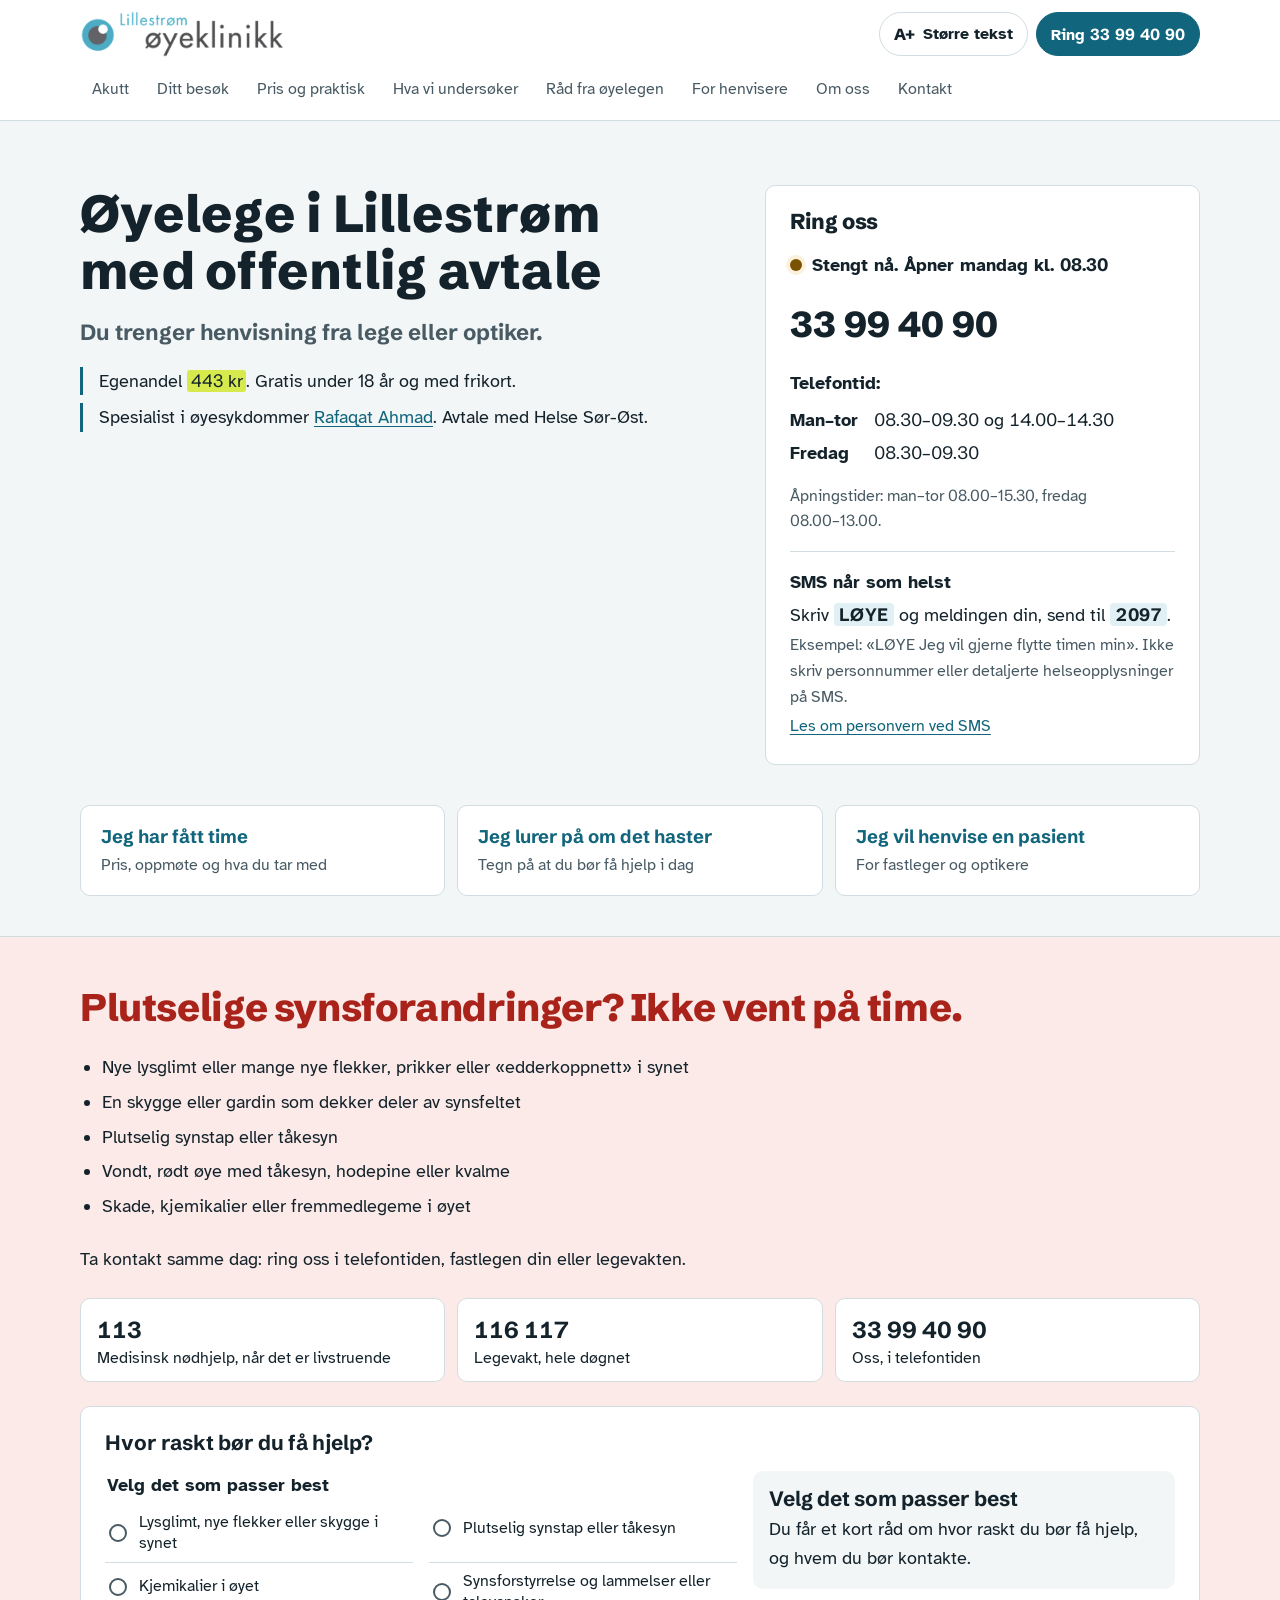
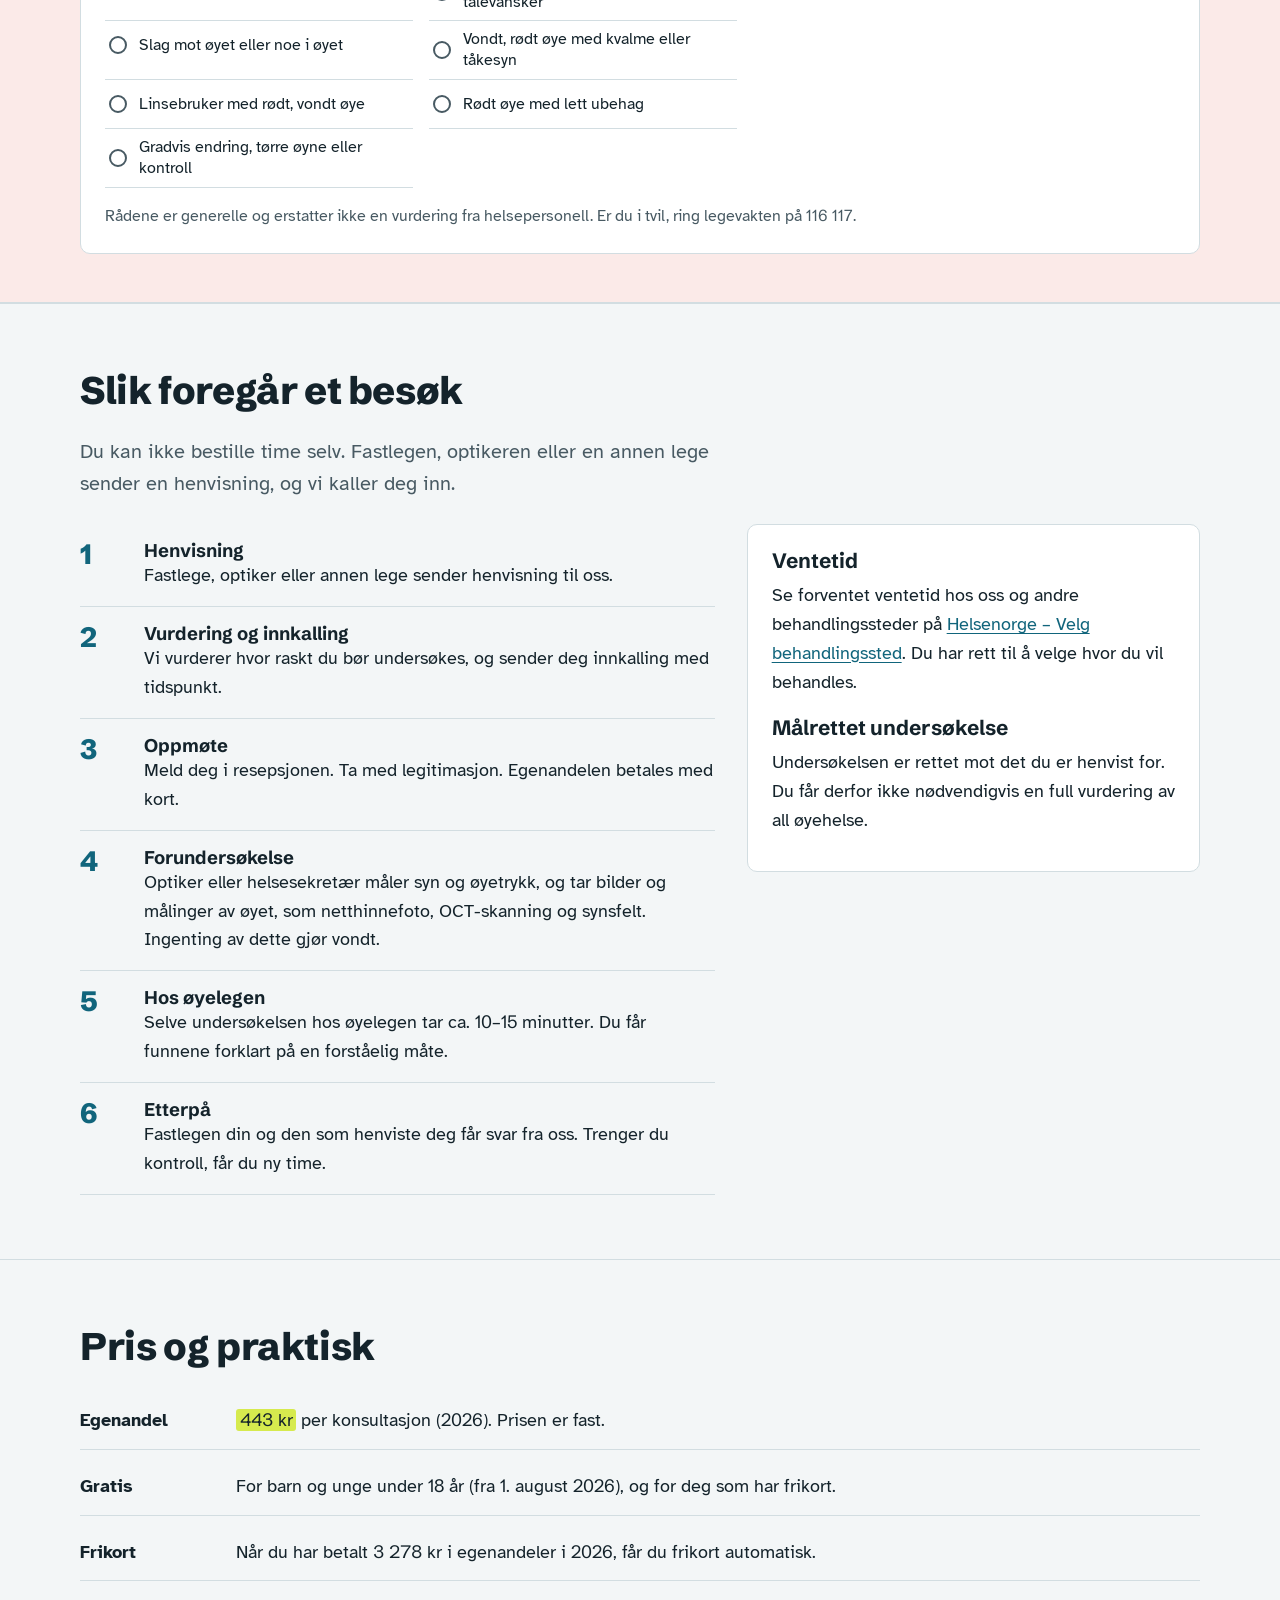
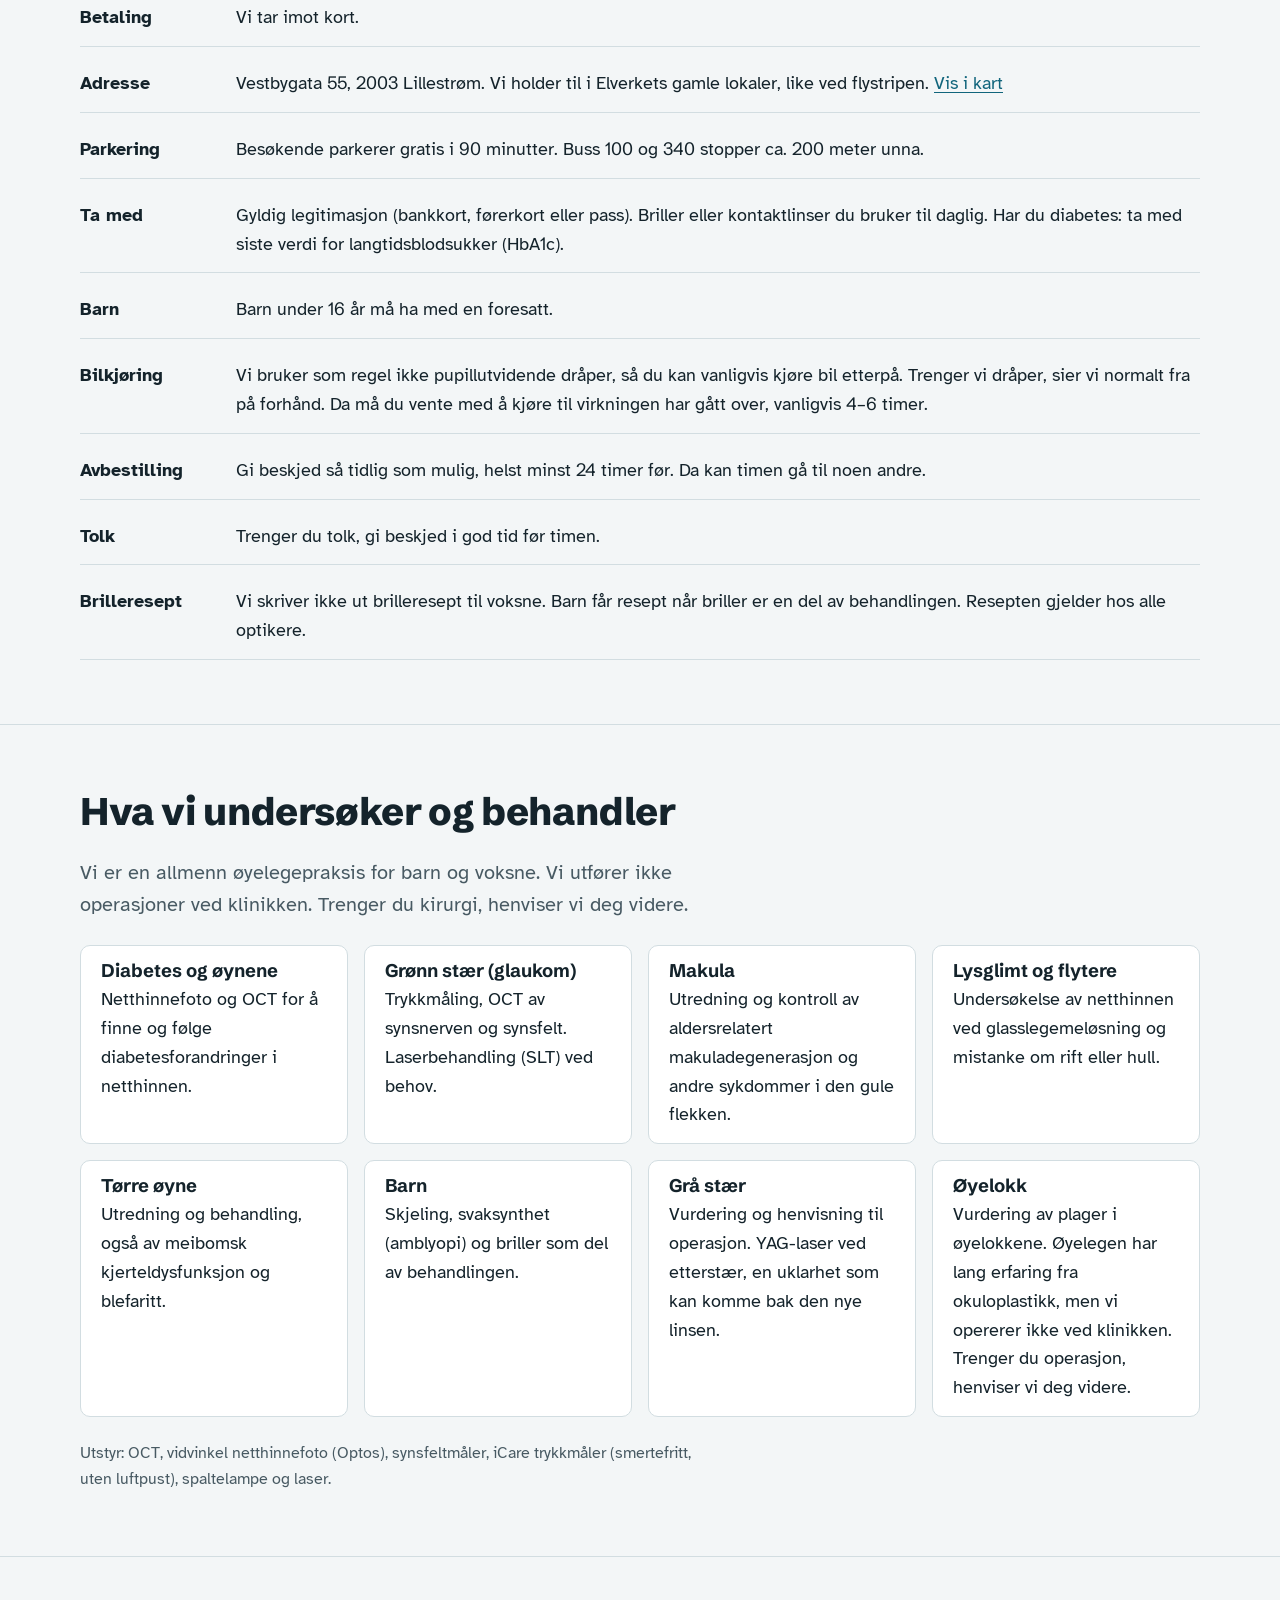
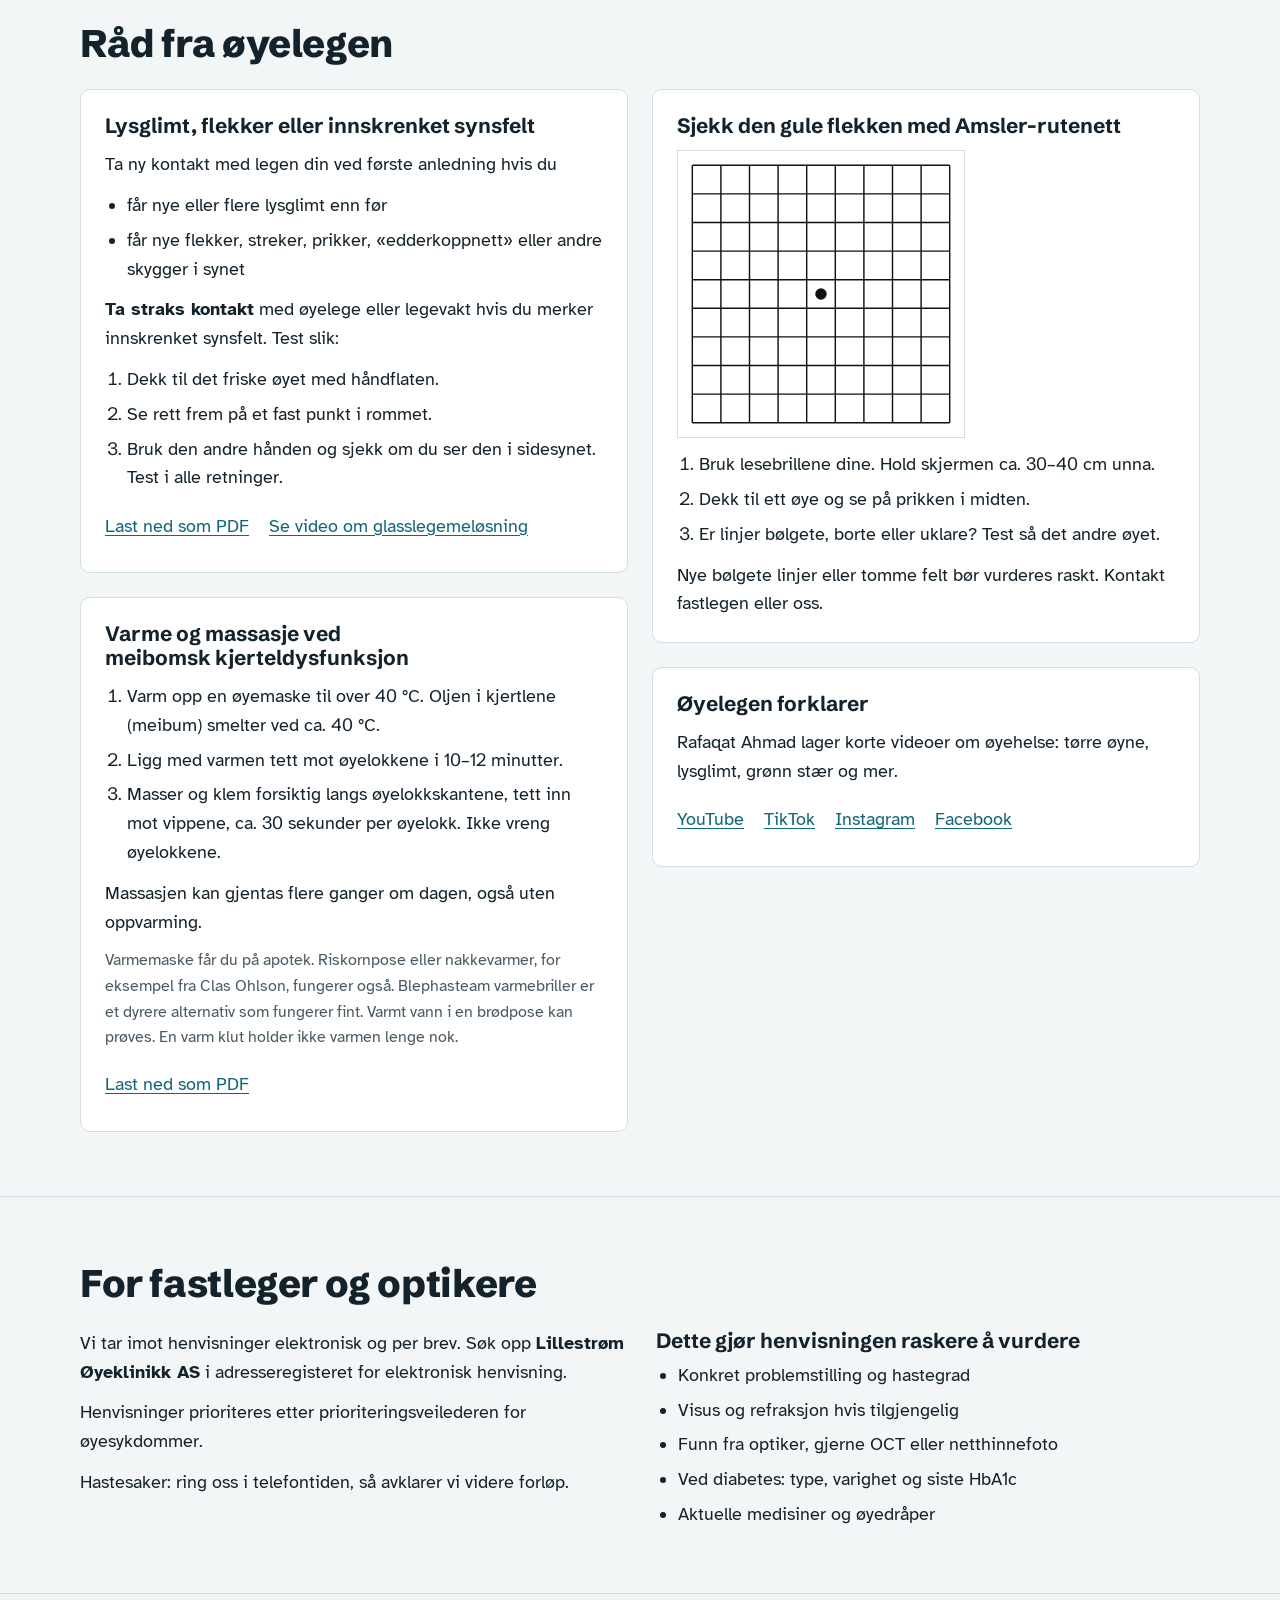
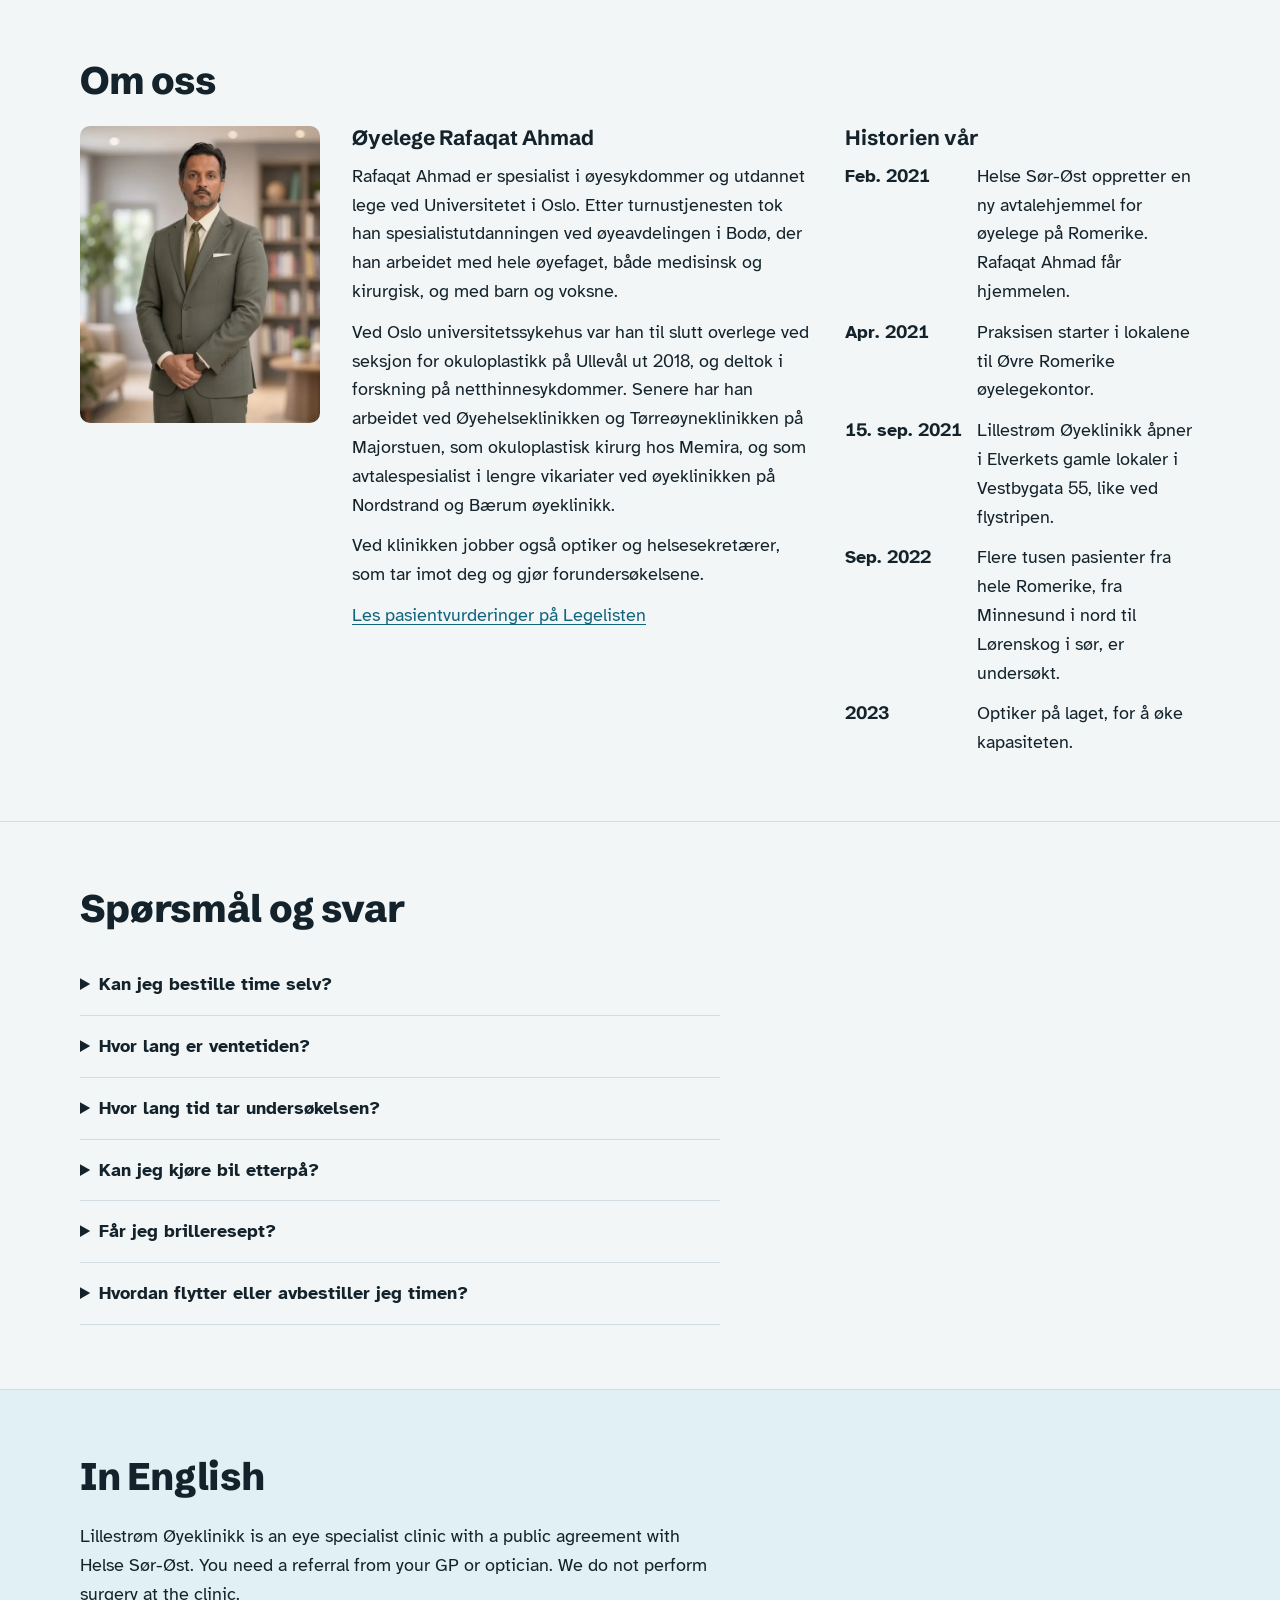
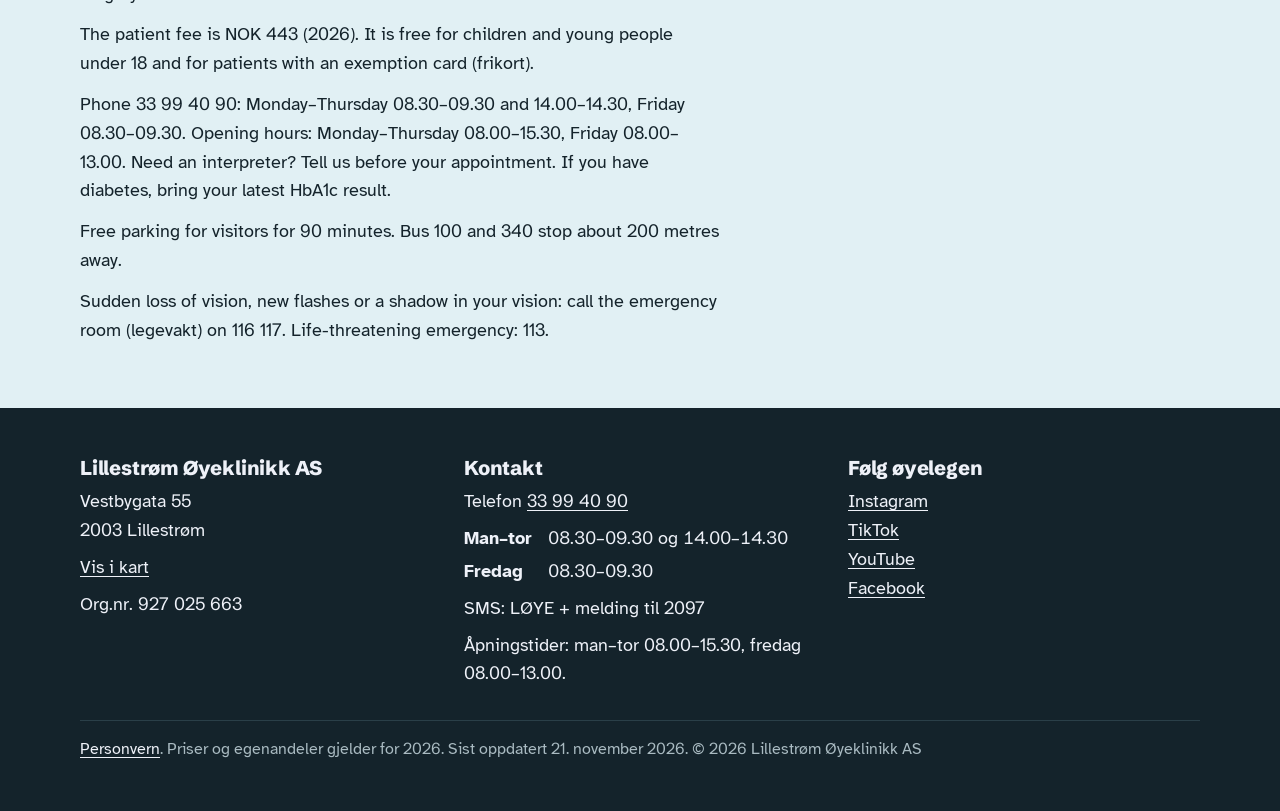
<file: site/index.html>
<!doctype html>
<html lang="nb">
<head>
<meta charset="utf-8">
<meta name="viewport" content="width=device-width, initial-scale=1, viewport-fit=cover">
<title>Lillestrøm Øyeklinikk – øyelege i Lillestrøm</title>
<meta name="description" content="Øyelege med offentlig avtale i Lillestrøm. Spesialist i øyesykdommer Rafaqat Ahmad. Henvisning fra fastlege eller optiker. Egenandel 443 kr.">
<link rel="canonical" href="https://www.lillestromoyeklinikk.no/">
<meta name="theme-color" content="#F3F6F7" media="(prefers-color-scheme: light)">
<meta name="theme-color" content="#0B1519" media="(prefers-color-scheme: dark)">
<meta property="og:type" content="website">
<meta property="og:locale" content="nb_NO">
<meta property="og:site_name" content="Lillestrøm Øyeklinikk">
<meta property="og:title" content="Lillestrøm Øyeklinikk – øyelege i Lillestrøm">
<meta property="og:description" content="Øyelege med offentlig avtale i Lillestrøm. Spesialist i øyesykdommer Rafaqat Ahmad. Henvisning fra fastlege eller optiker. Egenandel 443 kr.">
<meta property="og:url" content="https://www.lillestromoyeklinikk.no/">
<meta property="og:image" content="https://www.lillestromoyeklinikk.no/assets/img/deling.jpg">
<meta name="twitter:card" content="summary_large_image">
<link rel="icon" type="image/png" sizes="64x64" href="assets/img/favicon-64.png">
<link rel="apple-touch-icon" href="assets/img/apple-touch-icon.png">
<link rel="preload" href="assets/fonts/schibsted-grotesk.woff2" as="font" type="font/woff2" crossorigin>
<link rel="preload" href="assets/fonts/atkinson-400.woff2" as="font" type="font/woff2" crossorigin>
<link rel="stylesheet" href="styles.css">
<script src="script.js" defer></script>
<script type="application/ld+json">
{
  "@context": "https://schema.org",
  "@type": "MedicalClinic",
  "name": "Lillestrøm Øyeklinikk AS",
  "description": "Øyelege med offentlig avtale med Helse Sør-Øst. Henvisning fra lege eller optiker.",
  "url": "https://www.lillestromoyeklinikk.no",
  "telephone": "+47 33 99 40 90",
  "taxID": "927025663",
  "address": { "@type": "PostalAddress", "streetAddress": "Vestbygata 55", "postalCode": "2003", "addressLocality": "Lillestrøm", "addressCountry": "NO" },
  "openingHoursSpecification": [
    { "@type": "OpeningHoursSpecification", "dayOfWeek": ["Monday", "Tuesday", "Wednesday", "Thursday"], "opens": "08:00", "closes": "15:30" },
    { "@type": "OpeningHoursSpecification", "dayOfWeek": "Friday", "opens": "08:00", "closes": "13:00" }
  ],
  "isAcceptingNewPatients": true,
  "availableLanguage": ["nb", "en"],
  "sameAs": ["https://www.instagram.com/dr.rafaqat.ahmad", "https://www.facebook.com/dr.rafaqat.ahmad", "https://www.youtube.com/@DrRafaqatAhmadOyelege", "https://www.tiktok.com/@dr.ahmad.oye"],
  "employee": { "@type": "Physician", "name": "Rafaqat Ahmad", "jobTitle": "Spesialist i øyesykdommer" }
}
</script>
</head>
<body>
<a class="skip" href="#innhold">Hopp til innholdet</a>
<header class="top">
  <div class="wrap">
    <div class="top-row">
      <a class="brand" href="#top"><picture><source srcset="assets/img/logo-mork.webp" media="(prefers-color-scheme: dark)"><img class="logo" src="assets/img/logo-lys.webp" width="513" height="120" alt="Lillestrøm Øyeklinikk – til toppen"></picture></a>
      <div class="top-actions">
        <button class="btn" id="textsize" type="button"><span aria-hidden="true" class="ts-icon">A+</span><span class="long" id="textsize-label" aria-hidden="true">Større tekst</span><span class="visually-hidden" id="textsize-sr">Tekststørrelse: normal. Trykk for større tekst.</span></button>
        <a class="btn btn-primary" href="tel:+4733994090"><span class="short">Ring oss</span><span class="long">Ring 33 99 40 90</span></a>
      </div>
    </div>
    <nav class="nav" aria-label="Hovedmeny">
      <a href="#akutt">Akutt</a>
      <a href="#besok">Ditt besøk</a>
      <a href="#pris">Pris og praktisk</a>
      <a href="#undersokelser">Hva vi undersøker</a>
      <a href="#rad">Råd fra øyelegen</a>
      <a href="#henvisere">For henvisere</a>
      <a href="#om-oss">Om oss</a>
      <a href="#kontakt">Kontakt</a>
    </nav>
  </div>
</header>

<main id="top">
  <span id="innhold" tabindex="-1"></span>
  <section id="stengt-melding" class="stengt-melding" role="status">
    <div class="wrap">
      <p>Klinikken er stengt <span class="nw">fredag 20.</span> og <span class="nw">mandag 23. november</span>.</p>
    </div>
  </section>
  <div class="wrap hero">
    <div class="intro">
      <h1>Øyelege i Lillestrøm med offentlig avtale</h1>
      <p class="lead">Du trenger henvisning fra lege eller optiker.</p>
      <ul class="facts">
        <li>Egenandel <span class="mark">443 kr</span>. Gratis under 18 år og med frikort.</li>
        <li>Spesialist i øyesykdommer <a href="#om-oss">Rafaqat Ahmad</a>. Avtale med Helse Sør-Øst.</li>
      </ul>
    </div>

    <aside class="callcard" aria-labelledby="ring-title">
      <h2 id="ring-title" class="h-card">Ring oss</h2>
      <p class="status" id="phone-status" data-open=""><span class="dot" aria-hidden="true"></span><span id="phone-status-text">Telefontiden står under</span></p>
      <a class="bignum" href="tel:+4733994090">33 99 40 90</a>
      <p class="h-label"><strong>Telefontid:</strong></p>
      <dl class="hours">
        <dt>Man–tor</dt><dd><span class="nw">08.30–09.30</span> og <span class="nw">14.00–14.30</span></dd>
        <dt>Fredag</dt><dd>08.30–09.30</dd>
      </dl>
      <p class="small">Åpningstider: man–tor <span class="nw">08.00–15.30</span>, fredag <span class="nw">08.00–13.00</span>.</p>
      <div class="sms">
        <p><strong>SMS når som helst</strong></p>
        <p>Skriv <strong class="code">LØYE</strong> og meldingen din, send til <strong class="code">2097</strong>.</p>
        <p class="small">Eksempel: «LØYE Jeg vil gjerne flytte timen min». Ikke skriv personnummer eller detaljerte helseopplysninger på SMS.</p>
        <p class="small"><a href="personvern.html#sms">Les om personvern ved SMS</a></p>
      </div>
    </aside>
  </div>

  <nav class="wrap router" aria-label="Snarveier">
    <a href="#pris"><strong>Jeg har fått time</strong><span>Pris, oppmøte og hva du tar med</span></a>
    <a href="#akutt"><strong>Jeg lurer på om det haster</strong><span>Tegn på at du bør få hjelp i dag</span></a>
    <a href="#henvisere"><strong>Jeg vil henvise en pasient</strong><span>For fastleger og optikere</span></a>
  </nav>

  <section class="akutt" id="akutt" aria-labelledby="akutt-title">
    <div class="wrap">
      <h2 id="akutt-title">Plutselige synsforandringer? Ikke vent på time.</h2>
      <ul class="redflags prose">
        <li>Nye lysglimt eller mange nye flekker, prikker eller «edderkoppnett» i synet</li>
        <li>En skygge eller gardin som dekker deler av synsfeltet</li>
        <li>Plutselig synstap eller tåkesyn</li>
        <li>Vondt, rødt øye med tåkesyn, hodepine eller kvalme</li>
        <li>Skade, kjemikalier eller fremmedlegeme i øyet</li>
      </ul>
      <p class="prose">Ta kontakt samme dag: ring oss i telefontiden, fastlegen din eller legevakten.</p>
      <ul class="numbers">
        <li class="num"><strong>113</strong><span>Medisinsk nødhjelp, når det er livstruende</span></li>
        <li class="num"><strong>116 117</strong><span>Legevakt, hele døgnet</span></li>
        <li class="num"><strong>33 99 40 90</strong><span>Oss, i telefontiden</span></li>
      </ul>

      <form class="guide" id="guide" aria-labelledby="guide-title">
        <h3 id="guide-title">Hvor raskt bør du få hjelp?</h3>
        <div class="guide-body">
        <fieldset>
          <legend>Velg det som passer best</legend>
          <span class="chip"><input type="radio" name="sym" id="s-glimt" value="glimt"><label for="s-glimt">Lysglimt, nye flekker eller skygge i synet</label></span>
          <span class="chip"><input type="radio" name="sym" id="s-tap" value="tap"><label for="s-tap">Plutselig synstap eller tåkesyn</label></span>
          <span class="chip"><input type="radio" name="sym" id="s-kjem" value="kjem"><label for="s-kjem">Kjemikalier i øyet</label></span>
          <span class="chip"><input type="radio" name="sym" id="s-slag" value="slag"><label for="s-slag">Synsforstyrrelse og lammelser eller talevansker</label></span>
          <span class="chip"><input type="radio" name="sym" id="s-skade" value="skade"><label for="s-skade">Slag mot øyet eller noe i øyet</label></span>
          <span class="chip"><input type="radio" name="sym" id="s-trykk" value="trykk"><label for="s-trykk">Vondt, rødt øye med kvalme eller tåkesyn</label></span>
          <span class="chip"><input type="radio" name="sym" id="s-linse" value="linse"><label for="s-linse">Linsebruker med rødt, vondt øye</label></span>
          <span class="chip"><input type="radio" name="sym" id="s-rodt" value="rodt"><label for="s-rodt">Rødt øye med lett ubehag</label></span>
          <span class="chip"><input type="radio" name="sym" id="s-gradvis" value="gradvis"><label for="s-gradvis">Gradvis endring, tørre øyne eller kontroll</label></span>
        </fieldset>
        <div class="result" id="guide-result" aria-live="polite">
          <h3>Velg det som passer best</h3>
          <p>Du får et kort råd om hvor raskt du bør få hjelp, og hvem du bør kontakte.</p>
        </div>
        </div>
        <p class="small">Rådene er generelle og erstatter ikke en vurdering fra helsepersonell. Er du i tvil, ring legevakten på 116 117.</p>
      </form>
    </div>
  </section>

  <section class="block" id="besok" aria-labelledby="besok-title">
    <div class="wrap">
      <h2 id="besok-title">Slik foregår et besøk</h2>
      <p class="lead">Du kan ikke bestille time selv. Fastlegen, optikeren eller en annen lege sender en henvisning, og vi kaller deg inn.</p>
      <div class="split">
      <ol class="steps">
        <li><div><h3>Henvisning</h3><p>Fastlege, optiker eller annen lege sender henvisning til oss.</p></div></li>
        <li><div><h3>Vurdering og innkalling</h3><p>Vi vurderer hvor raskt du bør undersøkes, og sender deg innkalling med tidspunkt.</p></div></li>
        <li><div><h3>Oppmøte</h3><p>Meld deg i resepsjonen. Ta med legitimasjon. Egenandelen betales med kort.</p></div></li>
        <li><div><h3>Forundersøkelse</h3><p>Optiker eller helsesekretær måler syn og øyetrykk, og tar bilder og målinger av øyet, som netthinnefoto, OCT-skanning og synsfelt. Ingenting av dette gjør vondt.</p></div></li>
        <li><div><h3>Hos øyelegen</h3><p>Selve undersøkelsen hos øyelegen tar ca. 10–15 minutter. Du får funnene forklart på en forståelig måte.</p></div></li>
        <li><div><h3>Etterpå</h3><p>Fastlegen din og den som henviste deg får svar fra oss. Trenger du kontroll, får du ny time.</p></div></li>
      </ol>
      <div class="note">
        <h3>Ventetid</h3>
        <p>Se forventet ventetid hos oss og andre behandlingssteder på <a href="https://www.helsenorge.no/velg-behandlingssted/" target="_blank" rel="noopener">Helsenorge – Velg behandlingssted</a>. Du har rett til å velge hvor du vil behandles.</p>
        <h3>Målrettet undersøkelse</h3>
        <p>Undersøkelsen er rettet mot det du er henvist for. Du får derfor ikke nødvendigvis en full vurdering av all øyehelse.</p>
      </div>
      </div>
    </div>
  </section>

  <section class="block" id="pris" aria-labelledby="pris-title">
    <div class="wrap">
      <h2 id="pris-title">Pris og praktisk</h2>
      <dl class="facts">
        <div><dt>Egenandel</dt><dd><span class="mark tnum">443 kr</span> per konsultasjon (2026). Prisen er fast.</dd></div>
        <div><dt>Gratis</dt><dd>For barn og unge under 18 år (fra 1. august 2026), og for deg som har frikort.</dd></div>
        <div><dt>Frikort</dt><dd>Når du har betalt <span class="tnum">3 278 kr</span> i egenandeler i 2026, får du frikort automatisk.</dd></div>
        <div><dt>Betaling</dt><dd>Vi tar imot kort.</dd></div>
        <div><dt>Adresse</dt><dd>Vestbygata 55, 2003 Lillestrøm. Vi holder til i Elverkets gamle lokaler, like ved flystripen. <a href="https://www.google.com/maps/search/?api=1&amp;query=Vestbygata+55%2C+2003+Lillestr%C3%B8m" target="_blank" rel="noopener">Vis i kart</a></dd></div>
        <div><dt>Parkering</dt><dd>Besøkende parkerer gratis i 90 minutter. Buss 100 og 340 stopper ca. 200 meter unna.</dd></div>
        <div><dt>Ta med</dt><dd>Gyldig legitimasjon (bankkort, førerkort eller pass). Briller eller kontaktlinser du bruker til daglig. Har du diabetes: ta med siste verdi for langtidsblodsukker (HbA1c).</dd></div>
        <div><dt>Barn</dt><dd>Barn under 16 år må ha med en foresatt.</dd></div>
        <div><dt>Bilkjøring</dt><dd>Vi bruker som regel ikke pupillutvidende dråper, så du kan vanligvis kjøre bil etterpå. Trenger vi dråper, sier vi normalt fra på forhånd. Da må du vente med å kjøre til virkningen har gått over, vanligvis 4–6 timer.</dd></div>
        <div><dt>Avbestilling</dt><dd>Gi beskjed så tidlig som mulig, helst minst 24 timer før. Da kan timen gå til noen andre.</dd></div>
        <div><dt>Tolk</dt><dd>Trenger du tolk, gi beskjed i god tid før timen.</dd></div>
        <div><dt>Brilleresept</dt><dd>Vi skriver ikke ut brilleresept til voksne. Barn får resept når briller er en del av behandlingen. Resepten gjelder hos alle optikere.</dd></div>
      </dl>
    </div>
  </section>

  <section class="block" id="undersokelser" aria-labelledby="und-title">
    <div class="wrap">
      <h2 id="und-title">Hva vi undersøker og behandler</h2>
      <p class="lead">Vi er en allmenn øyelegepraksis for barn og voksne. Vi utfører ikke operasjoner ved klinikken. Trenger du kirurgi, henviser vi deg videre.</p>
      <div class="cond">
        <article><h3>Diabetes og øynene</h3><p>Netthinnefoto og OCT for å finne og følge diabetesforandringer i netthinnen.</p></article>
        <article><h3>Grønn stær (glaukom)</h3><p>Trykkmåling, OCT av synsnerven og synsfelt. Laserbehandling (SLT) ved behov.</p></article>
        <article><h3>Makula</h3><p>Utredning og kontroll av aldersrelatert makuladegenerasjon og andre sykdommer i den gule flekken.</p></article>
        <article><h3>Lysglimt og flytere</h3><p>Undersøkelse av netthinnen ved glasslegemeløsning og mistanke om rift eller hull.</p></article>
        <article><h3>Tørre øyne</h3><p>Utredning og behandling, også av meibomsk kjerteldysfunksjon og blefaritt.</p></article>
        <article><h3>Barn</h3><p>Skjeling, svaksynthet (amblyopi) og briller som del av behandlingen.</p></article>
        <article><h3>Grå stær</h3><p>Vurdering og henvisning til operasjon. YAG-laser ved etterstær, en uklarhet som kan komme bak den nye linsen.</p></article>
        <article><h3>Øyelokk</h3><p>Vurdering av plager i øyelokkene. Øyelegen har lang erfaring fra okuloplastikk, men vi opererer ikke ved klinikken. Trenger du operasjon, henviser vi deg videre.</p></article>
      </div>
      <p class="tools prose">Utstyr: OCT, vidvinkel netthinnefoto (Optos), synsfeltmåler, iCare trykkmåler (smertefritt, uten luftpust), spaltelampe og laser.</p>
    </div>
  </section>

  <section class="block" id="rad" aria-labelledby="rad-title">
    <div class="wrap">
      <h2 id="rad-title">Råd fra øyelegen</h2>
      <div class="advice">
        <article>
          <h3>Lysglimt, flekker eller innskrenket synsfelt</h3>
          <p>Ta ny kontakt med legen din ved første anledning hvis du</p>
          <ul>
            <li>får nye eller flere lysglimt enn før</li>
            <li>får nye flekker, streker, prikker, «edderkoppnett» eller andre skygger i synet</li>
          </ul>
          <p><strong>Ta straks kontakt</strong> med øyelege eller legevakt hvis du merker innskrenket synsfelt. Test slik:</p>
          <ol>
            <li>Dekk til det friske øyet med håndflaten.</li>
            <li>Se rett frem på et fast punkt i rommet.</li>
            <li>Bruk den andre hånden og sjekk om du ser den i sidesynet. Test i alle retninger.</li>
          </ol>
          <div class="links">
            <a href="pdf/lysglimt-flekker-synsfelt.pdf" target="_blank" rel="noopener">Last ned som PDF</a>
            <a href="https://www.youtube.com/watch?v=QF1_ZJWCYj0" target="_blank" rel="noopener">Se video om glasslegemeløsning</a>
          </div>
        </article>
        <article>
          <h3>Varme og massasje ved meibomsk kjerteldysfunksjon</h3>
          <ol>
            <li>Varm opp en øyemaske til over 40 °C. Oljen i kjertlene (meibum) smelter ved ca. 40 °C.</li>
            <li>Ligg med varmen tett mot øyelokkene i 10–12 minutter.</li>
            <li>Masser og klem forsiktig langs øyelokkskantene, tett inn mot vippene, ca. 30 sekunder per øyelokk. Ikke vreng øyelokkene.</li>
          </ol>
          <p>Massasjen kan gjentas flere ganger om dagen, også uten oppvarming.</p>
          <p class="small">Varmemaske får du på apotek. Riskornpose eller nakkevarmer, for eksempel fra Clas Ohlson, fungerer også. Blephasteam varmebriller er et dyrere alternativ som fungerer fint. Varmt vann i en brødpose kan prøves. En varm klut holder ikke varmen lenge nok.</p>
          <div class="links"><a href="pdf/varme-og-massasje-oyelokk.pdf" target="_blank" rel="noopener">Last ned som PDF</a></div>
        </article>
        <article>
          <h3>Sjekk den gule flekken med Amsler-rutenett</h3>
          <svg class="amsler" viewBox="0 0 200 200" role="img" aria-label="Amsler-rutenett: et rutenett med en prikk i midten">
            <rect x="0" y="0" width="200" height="200" fill="#fff"/>
            <g stroke="#111" stroke-width="1">
              <path d="M10 10V190M30 10V190M50 10V190M70 10V190M90 10V190M110 10V190M130 10V190M150 10V190M170 10V190M190 10V190M10 10H190M10 30H190M10 50H190M10 70H190M10 90H190M10 110H190M10 130H190M10 150H190M10 170H190M10 190H190"/>
            </g>
            <circle cx="100" cy="100" r="4" fill="#111"/>
          </svg>
          <ol>
            <li>Bruk lesebrillene dine. Hold skjermen ca. 30–40 cm unna.</li>
            <li>Dekk til ett øye og se på prikken i midten.</li>
            <li>Er linjer bølgete, borte eller uklare? Test så det andre øyet.</li>
          </ol>
          <p>Nye bølgete linjer eller tomme felt bør vurderes raskt. Kontakt fastlegen eller oss.</p>
        </article>
        <article>
          <h3>Øyelegen forklarer</h3>
          <p>Rafaqat Ahmad lager korte videoer om øyehelse: tørre øyne, lysglimt, grønn stær og mer.</p>
          <div class="links">
            <a href="https://www.youtube.com/@DrRafaqatAhmadOyelege" target="_blank" rel="noopener">YouTube</a>
            <a href="https://www.tiktok.com/@dr.ahmad.oye" target="_blank" rel="noopener">TikTok</a>
            <a href="https://www.instagram.com/dr.rafaqat.ahmad" target="_blank" rel="noopener">Instagram</a>
            <a href="https://www.facebook.com/dr.rafaqat.ahmad" target="_blank" rel="noopener">Facebook</a>
          </div>
        </article>
      </div>
    </div>
  </section>

  <section class="block" id="henvisere" aria-labelledby="henv-title">
    <div class="wrap">
      <h2 id="henv-title">For fastleger og optikere</h2>
      <div class="two">
        <div class="prose stack">
          <p>Vi tar imot henvisninger elektronisk og per brev. Søk opp <strong>Lillestrøm Øyeklinikk AS</strong> i adresseregisteret for elektronisk henvisning.</p>
          <p>Henvisninger prioriteres etter prioriteringsveilederen for øyesykdommer.</p>
          <p>Hastesaker: ring oss i telefontiden, så avklarer vi videre forløp.</p>
        </div>
        <div>
          <h3>Dette gjør henvisningen raskere å vurdere</h3>
          <ul class="list-tight">
            <li>Konkret problemstilling og hastegrad</li>
            <li>Visus og refraksjon hvis tilgjengelig</li>
            <li>Funn fra optiker, gjerne OCT eller netthinnefoto</li>
            <li>Ved diabetes: type, varighet og siste HbA1c</li>
            <li>Aktuelle medisiner og øyedråper</li>
          </ul>
        </div>
      </div>
    </div>
  </section>

  <section class="block" id="om-oss" aria-labelledby="om-title">
    <div class="wrap">
      <h2 id="om-title">Om oss</h2>
      <div class="about">
        <figure class="portrait"><img src="assets/img/rafaqat-ahmad.webp" width="560" height="694" alt="Øyelege Rafaqat Ahmad" loading="lazy" decoding="async"></figure>
        <div class="prose bio stack">
          <h3>Øyelege Rafaqat Ahmad</h3>
          <p>Rafaqat Ahmad er spesialist i øyesykdommer og utdannet lege ved Universitetet i Oslo. Etter turnustjenesten tok han spesialistutdanningen ved øyeavdelingen i Bodø, der han arbeidet med hele øyefaget, både medisinsk og kirurgisk, og med barn og voksne.</p>
          <p>Ved Oslo universitetssykehus var han til slutt overlege ved seksjon for okuloplastikk på Ullevål ut 2018, og deltok i forskning på netthinnesykdommer. Senere har han arbeidet ved Øyehelseklinikken og Tørreøyneklinikken på Majorstuen, som okuloplastisk kirurg hos Memira, og som avtalespesialist i lengre vikariater ved øyeklinikken på Nordstrand og Bærum øyeklinikk.</p>
          <p>Ved klinikken jobber også optiker og helsesekretærer, som tar imot deg og gjør forundersøkelsene.</p>
          <p><a href="https://www.legelisten.no/klinikker/12609-lillestrom-oyeklinikk" target="_blank" rel="noopener">Les pasientvurderinger på Legelisten</a></p>
        </div>
        <div class="history">
          <h3 class="mb-12">Historien vår</h3>
          <ol class="timeline">
            <li><time datetime="2021-02">Feb. 2021</time><span>Helse Sør-Øst oppretter en ny avtalehjemmel for øyelege på Romerike. Rafaqat Ahmad får hjemmelen.</span></li>
            <li><time datetime="2021-04">Apr. 2021</time><span>Praksisen starter i lokalene til Øvre Romerike øyelegekontor.</span></li>
            <li><time datetime="2021-09-15">15. sep. 2021</time><span>Lillestrøm Øyeklinikk åpner i Elverkets gamle lokaler i Vestbygata 55, like ved flystripen.</span></li>
            <li><time datetime="2022-09">Sep. 2022</time><span>Flere tusen pasienter fra hele Romerike, fra Minnesund i nord til Lørenskog i sør, er undersøkt.</span></li>
            <li><time datetime="2023-03">2023</time><span>Optiker på laget, for å øke kapasiteten.</span></li>
          </ol>
        </div>
      </div>
    </div>
  </section>

  <section class="block" id="sporsmal" aria-labelledby="faq-title">
    <div class="wrap">
      <h2 id="faq-title">Spørsmål og svar</h2>
      <div class="prose">
        <details><summary>Kan jeg bestille time selv?</summary><p>Nei. Du trenger henvisning fra fastlege, optiker eller annen lege. Når vi har fått henvisningen, sender vi deg innkalling.</p></details>
        <details><summary>Hvor lang er ventetiden?</summary><p>Ventetiden varierer med hva du er henvist for og hvor mye det haster. Se oppdatert ventetid på Helsenorge – Velg behandlingssted.</p></details>
        <details><summary>Hvor lang tid tar undersøkelsen?</summary><p>Selve undersøkelsen hos øyelegen tar ca. 10–15 minutter. I tillegg kommer forundersøkelser som målinger og bilder, så sett av god tid.</p></details>
        <details><summary>Kan jeg kjøre bil etterpå?</summary><p>Som regel ja. Vi bruker sjelden pupillutvidende dråper. Får du dråper, må du vente med å kjøre til virkningen har gått over, vanligvis 4–6 timer.</p></details>
        <details><summary>Får jeg brilleresept?</summary><p>Nei, vi skriver bare ut brilleresept til barn når det er en del av behandlingen. Du kan få brilleresept hos optiker.</p></details>
        <details><summary>Hvordan flytter eller avbestiller jeg timen?</summary><p>Ring oss i telefontiden, eller send SMS med kodeordet LØYE til 2097. Gi beskjed så tidlig som mulig, helst minst 24 timer før.</p></details>
      </div>
    </div>
  </section>

  <section class="block english" id="english" lang="en" aria-labelledby="en-title">
    <div class="wrap">
      <h2 id="en-title">In English</h2>
      <div class="prose stack">
        <p>Lillestrøm Øyeklinikk is an eye specialist clinic with a public agreement with Helse Sør-Øst. You need a referral from your GP or optician. We do not perform surgery at the clinic.</p>
        <p>The patient fee is NOK 443 (2026). It is free for children and young people under 18 and for patients with an exemption card (frikort).</p>
        <p>Phone 33 99 40 90: Monday–Thursday 08.30–09.30 and 14.00–14.30, Friday 08.30–09.30. Opening hours: Monday–Thursday 08.00–15.30, Friday 08.00–13.00. Need an interpreter? Tell us before your appointment. If you have diabetes, bring your latest HbA1c result.</p>
        <p>Free parking for visitors for 90 minutes. Bus 100 and 340 stop about 200 metres away.</p>
        <p>Sudden loss of vision, new flashes or a shadow in your vision: call the emergency room (legevakt) on 116 117. Life-threatening emergency: 113.</p>
      </div>
    </div>
  </section>
</main>

<footer id="kontakt">
  <div class="wrap">
    <div>
      <h2>Lillestrøm Øyeklinikk AS</h2>
      <p>Vestbygata 55<br>2003 Lillestrøm</p>
      <p class="mt-8"><a href="https://www.google.com/maps/search/?api=1&amp;query=Vestbygata+55%2C+2003+Lillestr%C3%B8m" target="_blank" rel="noopener">Vis i kart</a></p>
      <p class="mt-8">Org.nr. 927 025 663</p>
    </div>
    <div>
      <h2>Kontakt</h2>
      <p>Telefon <a href="tel:+4733994090">33 99 40 90</a></p>
      <dl class="hours mt-8">
        <dt>Man–tor</dt><dd><span class="nw">08.30–09.30</span> og <span class="nw">14.00–14.30</span></dd>
        <dt>Fredag</dt><dd>08.30–09.30</dd>
      </dl>
      <p class="mt-8">SMS: LØYE + melding til 2097</p>
      <p class="mt-8">Åpningstider: man–tor <span class="nw">08.00–15.30</span>, fredag <span class="nw">08.00–13.00</span>.</p>
    </div>
    <div>
      <h2>Følg øyelegen</h2>
      <p><a href="https://www.instagram.com/dr.rafaqat.ahmad" target="_blank" rel="noopener">Instagram</a><br>
      <a href="https://www.tiktok.com/@dr.ahmad.oye" target="_blank" rel="noopener">TikTok</a><br>
      <a href="https://www.youtube.com/@DrRafaqatAhmadOyelege" target="_blank" rel="noopener">YouTube</a><br>
      <a href="https://www.facebook.com/dr.rafaqat.ahmad" target="_blank" rel="noopener">Facebook</a></p>
    </div>
    <p class="updated"><a href="personvern.html">Personvern</a>. Priser og egenandeler gjelder for 2026. Sist oppdatert 21. november 2026. © 2026 Lillestrøm Øyeklinikk AS</p>
  </div>
</footer>
</body>
</html>
</file>
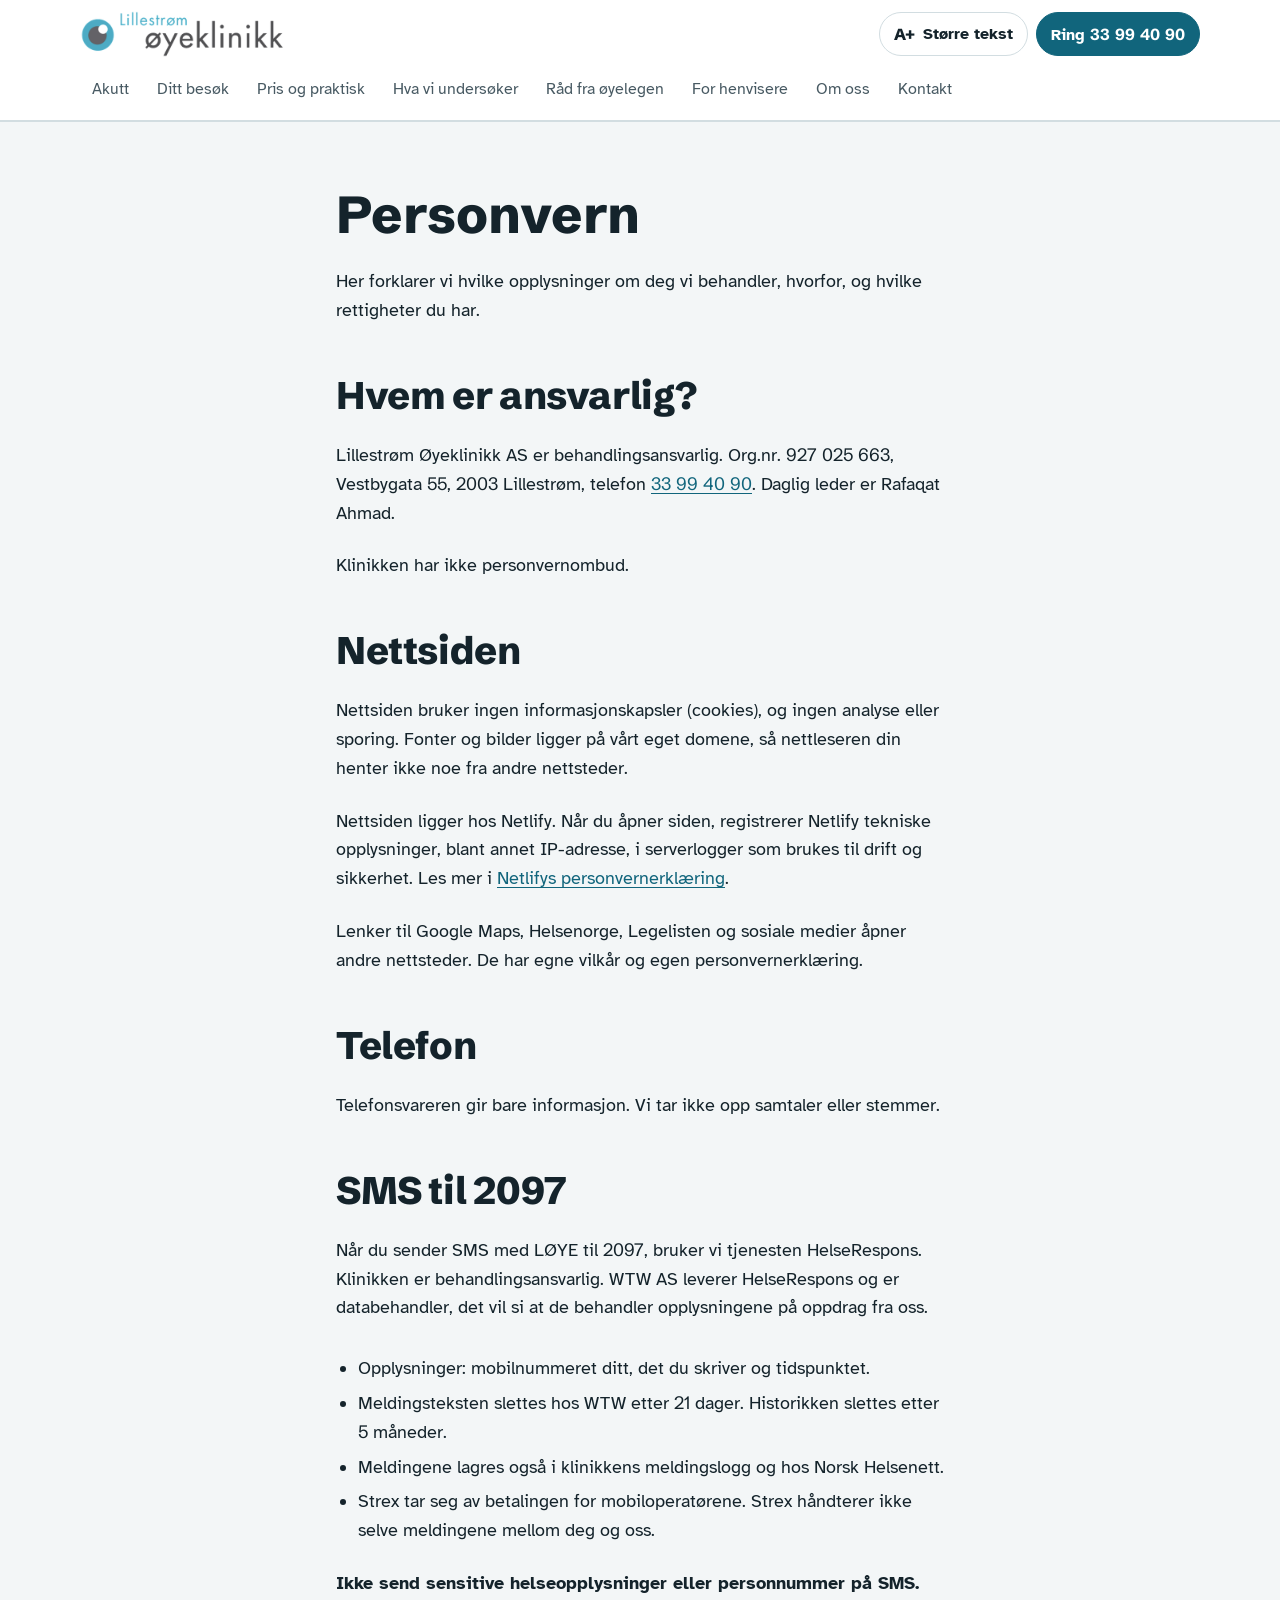
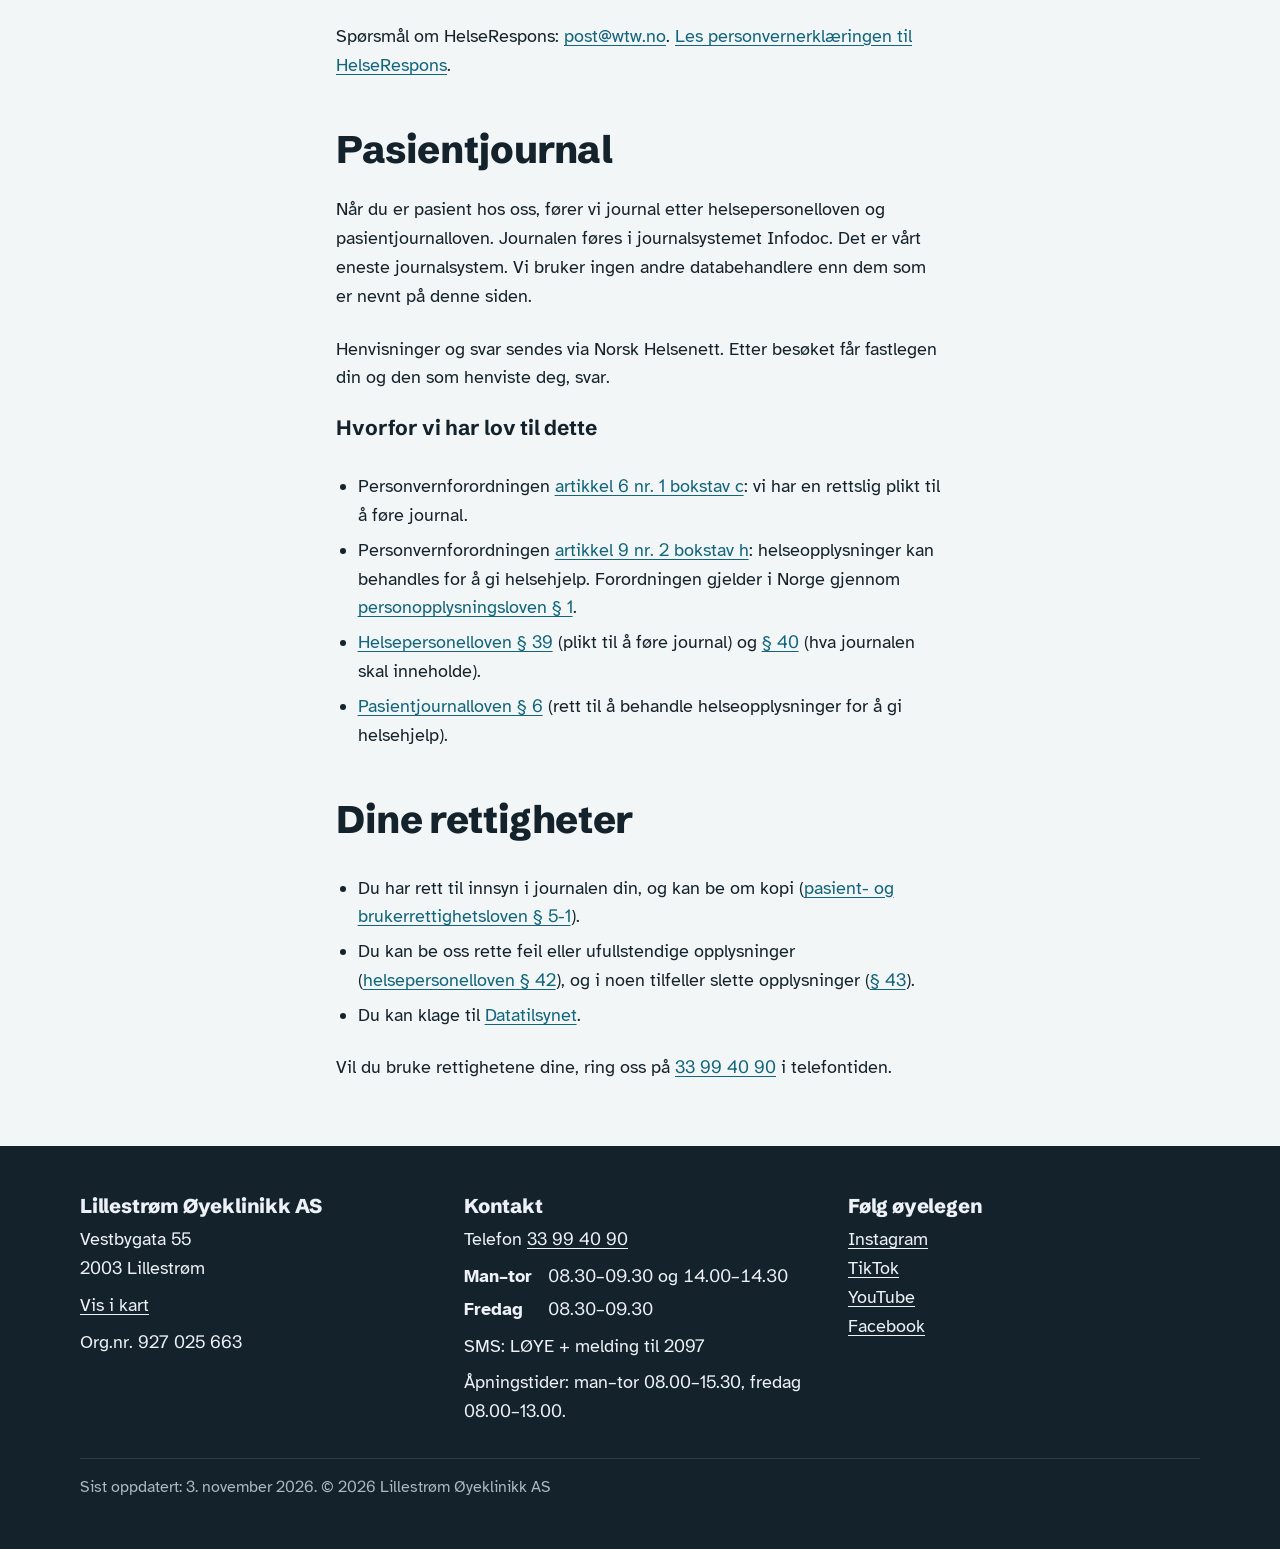
<file: site/personvern.html>
<!doctype html>
<html lang="nb">
<head>
<meta charset="utf-8">
<meta name="viewport" content="width=device-width, initial-scale=1, viewport-fit=cover">
<title>Personvern – Lillestrøm Øyeklinikk</title>
<meta name="description" content="Slik behandler Lillestrøm Øyeklinikk personopplysninger: nettsiden, telefon, SMS og pasientjournal.">
<link rel="canonical" href="https://www.lillestromoyeklinikk.no/personvern.html">
<meta name="theme-color" content="#F3F6F7" media="(prefers-color-scheme: light)">
<meta name="theme-color" content="#0B1519" media="(prefers-color-scheme: dark)">
<link rel="icon" type="image/png" sizes="64x64" href="assets/img/favicon-64.png">
<link rel="apple-touch-icon" href="assets/img/apple-touch-icon.png">
<link rel="preload" href="assets/fonts/schibsted-grotesk.woff2" as="font" type="font/woff2" crossorigin>
<link rel="preload" href="assets/fonts/atkinson-400.woff2" as="font" type="font/woff2" crossorigin>
<link rel="stylesheet" href="styles.css">
<script src="script.js" defer></script>
</head>
<body>
<a class="skip" href="#innhold">Hopp til innholdet</a>
<header class="top">
  <div class="wrap">
    <div class="top-row">
      <a class="brand" href="./"><picture><source srcset="assets/img/logo-mork.webp" media="(prefers-color-scheme: dark)"><img class="logo" src="assets/img/logo-lys.webp" width="513" height="120" alt="Lillestrøm Øyeklinikk – til toppen"></picture></a>
      <div class="top-actions">
        <button class="btn" id="textsize" type="button"><span aria-hidden="true" class="ts-icon">A+</span><span class="long" id="textsize-label" aria-hidden="true">Større tekst</span><span class="visually-hidden" id="textsize-sr">Tekststørrelse: normal. Trykk for større tekst.</span></button>
        <a class="btn btn-primary" href="tel:+4733994090"><span class="short">Ring oss</span><span class="long">Ring 33 99 40 90</span></a>
      </div>
    </div>
    <nav class="nav" aria-label="Hovedmeny">
      <a href="./#akutt">Akutt</a>
      <a href="./#besok">Ditt besøk</a>
      <a href="./#pris">Pris og praktisk</a>
      <a href="./#undersokelser">Hva vi undersøker</a>
      <a href="./#rad">Råd fra øyelegen</a>
      <a href="./#henvisere">For henvisere</a>
      <a href="./#om-oss">Om oss</a>
      <a href="#kontakt">Kontakt</a>
    </nav>
  </div>
</header>

<main id="top">
  <span id="innhold" tabindex="-1"></span>
  <section class="block policy" aria-labelledby="pv-title">
    <div class="wrap prose stack">
      <h1 id="pv-title">Personvern</h1>
      <p class="lead-policy">Her forklarer vi hvilke opplysninger om deg vi behandler, hvorfor, og hvilke rettigheter du har.</p>

      <h2 id="ansvarlig">Hvem er ansvarlig?</h2>
      <p>Lillestrøm Øyeklinikk AS er behandlingsansvarlig. Org.nr. 927 025 663, Vestbygata 55, 2003 Lillestrøm, telefon <a href="tel:+4733994090">33 99 40 90</a>. Daglig leder er Rafaqat Ahmad.</p>
      <p>Klinikken har ikke personvernombud.</p>

      <h2 id="nettsiden">Nettsiden</h2>
      <p>Nettsiden bruker ingen informasjonskapsler (cookies), og ingen analyse eller sporing. Fonter og bilder ligger på vårt eget domene, så nettleseren din henter ikke noe fra andre nettsteder.</p>
      <p>Nettsiden ligger hos Netlify. Når du åpner siden, registrerer Netlify tekniske opplysninger, blant annet IP-adresse, i serverlogger som brukes til drift og sikkerhet. Les mer i <a href="https://www.netlify.com/privacy/" target="_blank" rel="noopener">Netlifys personvernerklæring</a>.</p>
      <p>Lenker til Google Maps, Helsenorge, Legelisten og sosiale medier åpner andre nettsteder. De har egne vilkår og egen personvernerklæring.</p>

      <h2 id="telefon">Telefon</h2>
      <p>Telefonsvareren gir bare informasjon. Vi tar ikke opp samtaler eller stemmer.</p>

      <h2 id="sms">SMS til 2097</h2>
      <p>Når du sender SMS med LØYE til 2097, bruker vi tjenesten HelseRespons. Klinikken er behandlingsansvarlig. WTW AS leverer HelseRespons og er databehandler, det vil si at de behandler opplysningene på oppdrag fra oss.</p>
      <ul class="list-tight">
        <li>Opplysninger: mobilnummeret ditt, det du skriver og tidspunktet.</li>
        <li>Meldingsteksten slettes hos WTW etter 21 dager. Historikken slettes etter 5 måneder.</li>
        <li>Meldingene lagres også i klinikkens meldingslogg og hos Norsk Helsenett.</li>
        <li>Strex tar seg av betalingen for mobiloperatørene. Strex håndterer ikke selve meldingene mellom deg og oss.</li>
      </ul>
      <p><strong>Ikke send sensitive helseopplysninger eller personnummer på SMS.</strong></p>
      <p>Spørsmål om HelseRespons: <a href="mailto:post@wtw.no">post@wtw.no</a>. <a href="https://helserespons.no/home/personvern-hjemmesider" target="_blank" rel="noopener">Les personvernerklæringen til HelseRespons</a>.</p>

      <h2 id="journal">Pasientjournal</h2>
      <p>Når du er pasient hos oss, fører vi journal etter helsepersonelloven og pasientjournalloven. Journalen føres i journalsystemet Infodoc. Det er vårt eneste journalsystem. Vi bruker ingen andre databehandlere enn dem som er nevnt på denne siden.</p>
      <p>Henvisninger og svar sendes via Norsk Helsenett. Etter besøket får fastlegen din og den som henviste deg, svar.</p>
      <h3>Hvorfor vi har lov til dette</h3>
      <ul class="list-tight">
        <li>Personvernforordningen <a href="https://lovdata.no/lov/2018-06-15-38/gdpr/a6" target="_blank" rel="noopener">artikkel 6 nr. 1 bokstav c</a>: vi har en rettslig plikt til å føre journal.</li>
        <li>Personvernforordningen <a href="https://lovdata.no/lov/2018-06-15-38/gdpr/a9" target="_blank" rel="noopener">artikkel 9 nr. 2 bokstav h</a>: helseopplysninger kan behandles for å gi helsehjelp. Forordningen gjelder i Norge gjennom <a href="https://lovdata.no/lov/2018-06-15-38/§1" target="_blank" rel="noopener">personopplysningsloven § 1</a>.</li>
        <li><a href="https://lovdata.no/lov/1999-07-02-64/§39" target="_blank" rel="noopener">Helsepersonelloven § 39</a> (plikt til å føre journal) og <a href="https://lovdata.no/lov/1999-07-02-64/§40" target="_blank" rel="noopener">§ 40</a> (hva journalen skal inneholde).</li>
        <li><a href="https://lovdata.no/lov/2014-06-20-42/§6" target="_blank" rel="noopener">Pasientjournalloven § 6</a> (rett til å behandle helseopplysninger for å gi helsehjelp).</li>
      </ul>

      <h2 id="rettigheter">Dine rettigheter</h2>
      <ul class="list-tight">
        <li>Du har rett til innsyn i journalen din, og kan be om kopi (<a href="https://lovdata.no/lov/1999-07-02-63/§5-1" target="_blank" rel="noopener">pasient- og brukerrettighetsloven § 5-1</a>).</li>
        <li>Du kan be oss rette feil eller ufullstendige opplysninger (<a href="https://lovdata.no/lov/1999-07-02-64/§42" target="_blank" rel="noopener">helsepersonelloven § 42</a>), og i noen tilfeller slette opplysninger (<a href="https://lovdata.no/lov/1999-07-02-64/§43" target="_blank" rel="noopener">§ 43</a>).</li>
        <li>Du kan klage til <a href="https://www.datatilsynet.no/" target="_blank" rel="noopener">Datatilsynet</a>.</li>
      </ul>
      <p>Vil du bruke rettighetene dine, ring oss på <a href="tel:+4733994090">33 99 40 90</a> i telefontiden.</p>
    </div>
  </section>
</main>

<footer id="kontakt">
  <div class="wrap">
    <div>
      <h2>Lillestrøm Øyeklinikk AS</h2>
      <p>Vestbygata 55<br>2003 Lillestrøm</p>
      <p class="mt-8"><a href="https://www.google.com/maps/search/?api=1&amp;query=Vestbygata+55%2C+2003+Lillestr%C3%B8m" target="_blank" rel="noopener">Vis i kart</a></p>
      <p class="mt-8">Org.nr. 927 025 663</p>
    </div>
    <div>
      <h2>Kontakt</h2>
      <p>Telefon <a href="tel:+4733994090">33 99 40 90</a></p>
      <dl class="hours mt-8">
        <dt>Man–tor</dt><dd><span class="nw">08.30–09.30</span> og <span class="nw">14.00–14.30</span></dd>
        <dt>Fredag</dt><dd>08.30–09.30</dd>
      </dl>
      <p class="mt-8">SMS: LØYE + melding til 2097</p>
      <p class="mt-8">Åpningstider: man–tor <span class="nw">08.00–15.30</span>, fredag <span class="nw">08.00–13.00</span>.</p>
    </div>
    <div>
      <h2>Følg øyelegen</h2>
      <p><a href="https://www.instagram.com/dr.rafaqat.ahmad" target="_blank" rel="noopener">Instagram</a><br>
      <a href="https://www.tiktok.com/@dr.ahmad.oye" target="_blank" rel="noopener">TikTok</a><br>
      <a href="https://www.youtube.com/@DrRafaqatAhmadOyelege" target="_blank" rel="noopener">YouTube</a><br>
      <a href="https://www.facebook.com/dr.rafaqat.ahmad" target="_blank" rel="noopener">Facebook</a></p>
    </div>
    <p class="updated">Sist oppdatert: 3. november 2026. © 2026 Lillestrøm Øyeklinikk AS</p>
  </div>
</footer>
</body>
</html>
</file>
<file: site/styles.css>
/* Grunnoppsett */
*, *::before, *::after { box-sizing: border-box; }
:root { padding-top: env(safe-area-inset-top, 0px); padding-bottom: env(safe-area-inset-bottom, 0px); }
body { margin: 0; }
img { max-width: 100%; }
[hidden] { display: none !important; }
/* Fonter ligger på eget domene: ingen kall til Google eller andre tredjeparter (personvern). Schibsted Grotesk og Atkinson Hyperlegible, SIL Open Font License. */
@font-face { font-family: "Schibsted Grotesk"; font-weight: 400 900; font-display: swap; src: url("assets/fonts/schibsted-grotesk.woff2") format("woff2"); }
/* Brødtekst: Atkinson Hyperlegible for bokstaver, men sifre fra Schibsted Grotesk, fordi Atkinsons strekete null ligner Ø.
   Siffer-reglene står sist: ved overlappende tegnområder vinner den sist definerte regelen. */
@font-face { font-family: "Klinikk Tekst"; font-weight: 400; font-display: swap; src: url("assets/fonts/atkinson-400.woff2") format("woff2"); }
@font-face { font-family: "Klinikk Tekst"; font-weight: 700; font-display: swap; src: url("assets/fonts/atkinson-700.woff2") format("woff2"); }
@font-face { font-family: "Klinikk Tekst"; font-weight: 400; font-display: swap; unicode-range: U+0030-0039; src: url("assets/fonts/schibsted-sifre.woff2") format("woff2"); }
@font-face { font-family: "Klinikk Tekst"; font-weight: 700; font-display: swap; unicode-range: U+0030-0039; src: url("assets/fonts/schibsted-sifre.woff2") format("woff2"); }

/* Farger fra klinikkens logo: petrolblå aksent, nøytraler med svak blågrønn tone.
   Layout: venstrejustert lesekolonne; rolig hero med overskrift, ingress og faktaliste; akutt som eget bånd i full bredde */
:root {
  --paper: #F3F6F7;
  --surface: #FFFFFF;
  --ink: #14232B;
  --ink-soft: #485A63;
  --line: #D2DDE1;
  --cobalt: #11657C;
  --cobalt-soft: #E1F0F4;
  --fluo: #D6EA4E;
  --on-fluo: #14232B;
  --alert: #A9231B;
  --alert-soft: #FBEAE8;
  --warn: #7A5200;
  --warn-soft: #FBF1DC;
  --ok: #1D6E42;
  --ok-soft: #E3F3EA;
  --foot-bg: #14232B;
  --foot-fg: #EEF1F8;
  --foot-soft: #A9BAC1;
  --foot-line: #2A3F48;
  --display: "Schibsted Grotesk", "Helvetica Neue", Arial, sans-serif;
  --body: "Klinikk Tekst", Verdana, "Segoe UI", sans-serif;
  --radius: 10px;
}
@media (prefers-color-scheme: dark) {
  :root:not([data-theme="light"]) {
    --paper: #0B1519; --surface: #12212A; --ink: #E6EEF1; --ink-soft: #A5B6BE; --line: #26404B;
    --cobalt: #6FC8DF; --cobalt-soft: #123441; --fluo: #D6EA4E; --on-fluo: #14232B;
    --alert: #FF9C92; --alert-soft: #3A1A1A; --warn: #F2C46B; --warn-soft: #362A12; --ok: #7ED6A2; --ok-soft: #14301F; --foot-bg: #061014; --foot-fg: #E6EEF1; --foot-soft: #93A6AE; --foot-line: #1E3540;
    color-scheme: dark;
  }
}
:root[data-theme="dark"] {
  --paper: #0B1519; --surface: #12212A; --ink: #E6EEF1; --ink-soft: #A5B6BE; --line: #26404B;
  --cobalt: #6FC8DF; --cobalt-soft: #123441; --fluo: #D6EA4E; --on-fluo: #14232B;
  --alert: #FF9C92; --alert-soft: #3A1A1A; --warn: #F2C46B; --warn-soft: #362A12; --ok: #7ED6A2; --ok-soft: #14301F; --foot-bg: #061014; --foot-fg: #E6EEF1; --foot-soft: #93A6AE; --foot-line: #1E3540;
  color-scheme: dark;
}
html { font-size: 100%; }
html[data-text="l"] { font-size: 112.5%; }
html[data-text="xl"] { font-size: 125%; }
body {
  background: var(--paper); color: var(--ink);
  font-family: var(--body); font-size: 1.125rem; line-height: 1.6;
  -webkit-font-smoothing: antialiased;
}
body::before { content: ""; position: fixed; inset: 0 0 auto; height: env(safe-area-inset-top, 0px); z-index: 10; background: var(--surface); }
.wrap { max-width: 72rem; margin-inline: auto; padding-left: max(16px, env(safe-area-inset-left, 0px)); padding-right: max(16px, env(safe-area-inset-right, 0px)); }
.prose { max-width: 40rem; }
a { color: var(--cobalt); text-underline-offset: 0.18em; }
a:focus-visible, button:focus-visible, summary:focus-visible, input:focus-visible + label { outline: 3px solid var(--cobalt); outline-offset: 2px; border-radius: 4px; }
h1, h2, h3 { font-family: var(--display); line-height: 1.15; text-wrap: balance; margin: 0; }
h2 { font-size: clamp(1.75rem, 4vw, 2.4rem); font-weight: 800; letter-spacing: -0.01em; }
h3 { font-size: 1.3rem; font-weight: 700; }
p { margin: 0; }
.tnum { font-variant-numeric: tabular-nums; }

.skip { position: absolute; left: max(16px, env(safe-area-inset-left, 0px)); top: calc(env(safe-area-inset-top, 0px) + 8px); z-index: 50; padding: 10px 16px; background: var(--ink); color: var(--paper); border-radius: 8px; font-weight: 700; transform: translateY(-200%); }
.skip:focus { transform: none; }
/* Header */
.top { position: sticky; top: env(safe-area-inset-top, 0px); z-index: 20; background: var(--surface); border-bottom: 1px solid var(--line); }
.top-row { display: flex; align-items: center; justify-content: space-between; gap: 8px; padding-block: 10px; }
@media (max-width: 359px) { .top-actions { gap: 6px; } .top-actions .btn { padding: 0 10px; } }
.brand { display: flex; align-items: center; gap: 10px; min-height: 44px; text-decoration: none; color: var(--ink); font-family: var(--display); font-weight: 800; font-size: 1.1rem; line-height: 1.1; }
.brand img { height: 40px; width: auto; max-width: none; flex: none; }
.brand picture { display: flex; }
.h-label { margin: 0 0 -8px; }
@media (max-width: 359px) { .brand img { height: 28px; } }
@media (min-width: 900px) { .brand img { height: 48px; } }
.top-actions { display: flex; align-items: center; gap: 8px; }
.btn { display: inline-flex; align-items: center; gap: 8px; min-height: 44px; min-width: 44px; justify-content: center; white-space: nowrap; padding: 0 14px; border-radius: 999px; border: 1px solid var(--line); background: var(--surface); color: var(--ink); font: 700 1rem var(--body); text-decoration: none; cursor: pointer; }
.btn-primary { background: var(--cobalt); border-color: var(--cobalt); color: var(--surface); }
.nav { display: flex; gap: 4px; overflow-x: auto; padding-bottom: 8px; scrollbar-width: none; }
.visually-hidden { position: absolute; width: 1px; height: 1px; overflow: hidden; clip: rect(0 0 0 0); white-space: nowrap; }
.ts-icon { font-family: var(--display); font-weight: 800; }
.btn .long { display: none; }
@media (min-width: 560px) { .btn .long { display: inline; } .btn .short { display: none; } }
.nav a { flex: none; display: inline-flex; align-items: center; min-height: 44px; padding: 0 12px; border-radius: 999px; color: var(--ink-soft); text-decoration: none; font-size: 1rem; }
.nav a:hover { background: var(--cobalt-soft); color: var(--ink); }

/* Hero */
.hero { padding-block: 40px 32px; display: grid; gap: 32px; }
@media (min-width: 900px) { .hero { grid-template-columns: 1.5fr 1fr; align-items: start; padding-block: 64px 40px; } }
.intro { min-width: 0; display: grid; gap: 16px; align-content: start; }
.intro h1 { font-family: var(--display); font-weight: 800; font-size: clamp(2rem, 6vw, 3.25rem); line-height: 1.1; letter-spacing: 0.005em; text-wrap: balance; }
.intro .lead { font-family: var(--display); font-weight: 700; font-size: clamp(1.125rem, 2.6vw, 1.375rem); }
.facts { list-style: none; margin: 0; padding: 0; display: grid; gap: 8px; font-size: 1.125rem; }
.facts li { padding-left: 16px; border-left: 3px solid var(--cobalt); }
.mark { background: var(--fluo); color: var(--on-fluo); padding: 0 0.2em; border-radius: 3px; }

.callcard { background: var(--surface); border: 1px solid var(--line); border-radius: var(--radius); padding: 24px; display: grid; gap: 16px; min-width: 0; }
.status { display: flex; align-items: center; gap: 10px; font-weight: 700; min-height: 3.2em; }
@media (min-width: 900px) { .status { min-height: 1.6em; } }
.dot { width: 12px; height: 12px; border-radius: 50%; background: var(--ink-soft); flex: none; }
.status[data-open="true"] .dot { background: var(--ok); box-shadow: 0 0 0 4px var(--ok-soft); }
.status[data-open="false"] .dot { background: var(--warn); box-shadow: 0 0 0 4px var(--warn-soft); }
.bignum { font-family: var(--display); font-weight: 800; font-size: 2.25rem; letter-spacing: 0.01em; color: var(--ink); text-decoration: none; font-variant-numeric: tabular-nums; }
.small { font-size: 1rem; color: var(--ink-soft); }
.hours { display: grid; grid-template-columns: auto 1fr; gap: 4px 16px; margin: 0; font-variant-numeric: tabular-nums; }
.sms { border-top: 1px solid var(--line); padding-top: 16px; display: grid; gap: 4px; }
.code { font-family: var(--display); letter-spacing: 0.04em; background: var(--cobalt-soft); padding: 0 0.3em; border-radius: 4px; }
.hours dt { font-weight: 700; }
.hours dd { margin: 0; }
.nw { white-space: nowrap; }

/* Midlertidig stengt-melding (fjernes fra 24. november 2026) */
.stengt-melding { background: var(--warn-soft); border-block: 1px solid var(--line); }
.stengt-melding .wrap { padding-block: 16px; }
.stengt-melding p { margin: 0; font-family: var(--display); font-weight: 700; color: var(--warn); font-size: 1.125rem; }

/* Snarveier */
.router { display: grid; gap: 12px; padding-block: 0 40px; }
@media (min-width: 760px) { .router { grid-template-columns: repeat(3, minmax(0, 1fr)); } }
.router a { display: grid; gap: 2px; padding: 16px 20px; border-radius: var(--radius); border: 1px solid var(--line); background: var(--surface); color: var(--ink); text-decoration: none; }
.router a:hover { border-color: var(--cobalt); }
.router strong { font-family: var(--display); font-size: 1.15rem; color: var(--cobalt); }
.router span { font-size: 1rem; color: var(--ink-soft); }

/* Akutt */
.akutt { background: var(--alert-soft); border-block: 1px solid var(--line); }
.akutt .wrap { padding-block: 48px; display: grid; gap: 24px; }
.akutt h2 { color: var(--alert); }
.redflags { margin: 0; padding-left: 1.2em; display: grid; gap: 6px; }
.numbers { list-style: none; margin: 0; padding: 0; display: grid; gap: 8px; }
@media (min-width: 760px) { .numbers { grid-template-columns: repeat(3, minmax(0, 1fr)); gap: 12px; } }
.num { background: var(--surface); border: 1px solid var(--line); border-radius: var(--radius); padding: 10px 16px; min-width: 0; display: grid; grid-template-columns: 9.25rem minmax(0, 1fr); align-items: center; gap: 12px; }
@media (min-width: 760px) { .num { grid-template-columns: 1fr; gap: 0; padding: 12px 16px; } }
.num strong { font-family: var(--display); font-size: 1.45rem; font-variant-numeric: tabular-nums; white-space: nowrap; }
.num span { font-size: 1rem; line-height: 1.35; }

.guide { background: var(--surface); border: 1px solid var(--line); border-radius: var(--radius); padding: 24px; display: grid; gap: 16px; }
.guide-body { display: grid; gap: 16px; }
@media (min-width: 900px) { .guide-body { grid-template-columns: minmax(0, 1.5fr) minmax(0, 1fr); align-items: start; } .result { position: sticky; top: calc(env(safe-area-inset-top, 0px) + 120px); } }
.guide fieldset { border: 0; padding: 0; margin: 0; display: grid; gap: 0; min-width: 0; }
@media (min-width: 640px) { .guide fieldset { grid-template-columns: 1fr 1fr; column-gap: 16px; } }
.guide legend { font-weight: 700; margin-bottom: 4px; }
.chip { position: relative; display: block; border-bottom: 1px solid var(--line); }
.chip input { position: absolute; opacity: 0; pointer-events: none; }
.chip label { display: flex; align-items: center; gap: 12px; min-height: 48px; padding: 8px 4px; cursor: pointer; font-size: 1rem; line-height: 1.3; }
.chip label::before { content: ""; flex: none; width: 18px; height: 18px; border-radius: 50%; border: 2px solid var(--ink-soft); background: var(--surface); }
.chip input:checked + label { font-weight: 700; }
.chip input:checked + label::before { border-color: var(--cobalt); background: var(--cobalt); box-shadow: inset 0 0 0 3px var(--surface); }
.chip label:hover { background: var(--cobalt-soft); }
.result { border-radius: var(--radius); padding: 16px; background: var(--paper); }
.result[data-level="113"] { background: var(--alert); color: var(--surface); }
.result[data-level="same"] { background: var(--alert-soft); border: 2px solid var(--alert); }
.result[data-level="days"] { background: var(--warn-soft); }
.result[data-level="ref"] { background: var(--ok-soft); }
.result h3 { margin-bottom: 4px; }

/* Seksjoner */
section.block { padding-block: 40px; border-top: 1px solid var(--line); }
@media (min-width: 900px) { section.block { padding-block: 64px; } }
section.block > .wrap { display: grid; gap: 24px; }
.lead { font-size: 1.25rem; color: var(--ink-soft); max-width: 40rem; }
.steps { list-style: none; margin: 0; padding: 0; display: grid; gap: 0; counter-reset: s; }
.steps li { counter-increment: s; display: grid; grid-template-columns: 3rem 1fr; gap: 16px; padding-block: 16px; border-bottom: 1px solid var(--line); }
.steps li::before { content: counter(s); font-family: var(--display); font-weight: 800; font-size: 1.75rem; color: var(--cobalt); line-height: 1; }
.steps h3 { font-size: 1.15rem; }
.split { display: grid; gap: 32px; }
@media (min-width: 900px) { .split { grid-template-columns: minmax(0, 1.4fr) minmax(0, 1fr); align-items: start; } }
.note { background: var(--surface); border: 1px solid var(--line); border-radius: var(--radius); padding: 24px; display: grid; gap: 8px; }
.note h3 + p { margin-bottom: 12px; }
.facts { margin: 0; column-gap: 48px; }
@media (min-width: 900px) { .facts { columns: 2; } }
.facts > div { display: grid; gap: 4px 20px; padding-block: 14px; border-bottom: 1px solid var(--line); break-inside: avoid; }
@media (min-width: 560px) { .facts > div { grid-template-columns: 8.5rem 1fr; } }
.facts dt { font-weight: 700; }
.facts dd { margin: 0; }
.cond { display: grid; gap: 0 32px; }
@media (min-width: 640px) { .cond { grid-template-columns: repeat(2, minmax(0, 1fr)); } }
@media (min-width: 1100px) { .cond { grid-template-columns: repeat(4, minmax(0, 1fr)); gap: 16px; } .cond article { background: var(--surface); border: 1px solid var(--line); border-radius: var(--radius); padding: 20px; } }
.cond article { display: grid; gap: 4px; align-content: start; padding-block: 14px; border-bottom: 1px solid var(--line); }
.cond h3 { font-size: 1.15rem; }
.tools { font-size: 1rem; color: var(--ink-soft); }
.advice { column-gap: 24px; }
@media (min-width: 900px) { .advice { columns: 2; } }
.advice article { background: var(--surface); border: 1px solid var(--line); border-radius: var(--radius); padding: 24px; display: grid; gap: 12px; align-content: start; min-width: 0; break-inside: avoid; margin-bottom: 24px; }
.advice ul, .advice ol { margin: 0; padding-left: 1.2em; display: grid; gap: 6px; }
.links { display: flex; flex-wrap: wrap; gap: 4px 20px; }
.links a { display: inline-flex; align-items: center; min-height: 44px; }
.amsler { max-width: 18rem; width: 100%; height: auto; background: #fff; border: 1px solid var(--line); }
.two { display: grid; gap: 32px; }
.about { display: grid; gap: 32px; }
@media (min-width: 700px) { .about { grid-template-columns: minmax(0, 15rem) minmax(0, 1fr); } .about .history { grid-column: 1 / -1; } }
@media (min-width: 1100px) { .about { grid-template-columns: 15rem minmax(0, 1.3fr) minmax(0, 1fr); } .about .history { grid-column: auto; } }
.portrait { margin: 0; max-width: 16rem; }
.portrait img { display: block; width: 100%; height: auto; border-radius: var(--radius); background: var(--line); }
@media (min-width: 900px) { .two { grid-template-columns: 1fr 1fr; } }
.timeline { list-style: none; margin: 0; padding: 0; display: grid; gap: 12px; }
.timeline li { display: grid; grid-template-columns: 7.5rem 1fr; gap: 12px; }
.timeline time { font-weight: 700; font-variant-numeric: tabular-nums; }
details { border-bottom: 1px solid var(--line); padding-block: 4px; }
summary { cursor: pointer; font-weight: 700; padding-block: 12px; min-height: 44px; }
details p { padding-bottom: 12px; max-width: 40rem; }
.english { background: var(--cobalt-soft); }
footer { background: var(--foot-bg); color: var(--foot-fg); }
footer .wrap { padding-block: 48px; display: grid; gap: 32px; }
footer .updated { grid-column: 1 / -1; border-top: 1px solid var(--foot-line); padding-top: 16px; font-size: 1rem; color: var(--foot-soft); }
@media (min-width: 900px) { footer .wrap { grid-template-columns: repeat(3, 1fr); } }
footer a { color: var(--foot-fg); }
footer h2 { font-size: 1.25rem; margin-bottom: 8px; }

/* Ankerlenker lander under den klebrige toppmenyen, ikke bak den */
[id] { scroll-margin-top: calc(var(--head-h, 130px) + 12px); }
@media (prefers-reduced-motion: no-preference) { html { scroll-behavior: smooth; } }
/* Utskrift: praktisk info uten meny og interaktive deler */
@media print {
  .top, .router, .guide, .nav, #textsize, .english, .status, .skip { display: none !important; }
  body { background: #fff; color: #000; font-size: 11pt; }
  section.block, .akutt, .stengt-melding { border: 0; padding-block: 12pt; background: #fff; }
  .stengt-melding p { color: #000; }
  a[href^="http"]::after { content: " (" attr(href) ")"; font-size: 9pt; word-break: break-all; }
  .advice article, .note, .callcard, .num { border: 1px solid #999; break-inside: avoid; }
  footer { background: #fff; color: #000; }
  footer a { color: #000; }
}

/* Små hjelpeklasser (erstatter inline-stiler, slik at sikkerhetsreglene kan være strenge) */
.stack { display: grid; gap: 12px; align-content: start; }
.h-card { font-size: 1.35rem; }
.mb-12 { margin-bottom: 12px; }
.mt-8 { margin-top: 8px; }
.list-tight { margin: 8px 0 0; padding-left: 1.2em; display: grid; gap: 6px; }

/* Personvernsiden */
.policy .stack { gap: 16px; }
.policy h1 { font-family: var(--display); font-weight: 800; font-size: clamp(2rem, 6vw, 3.25rem); line-height: 1.1; }
.policy h2 { margin-top: 24px; }
.lead-policy { font-size: 1.125rem; }
</file>
